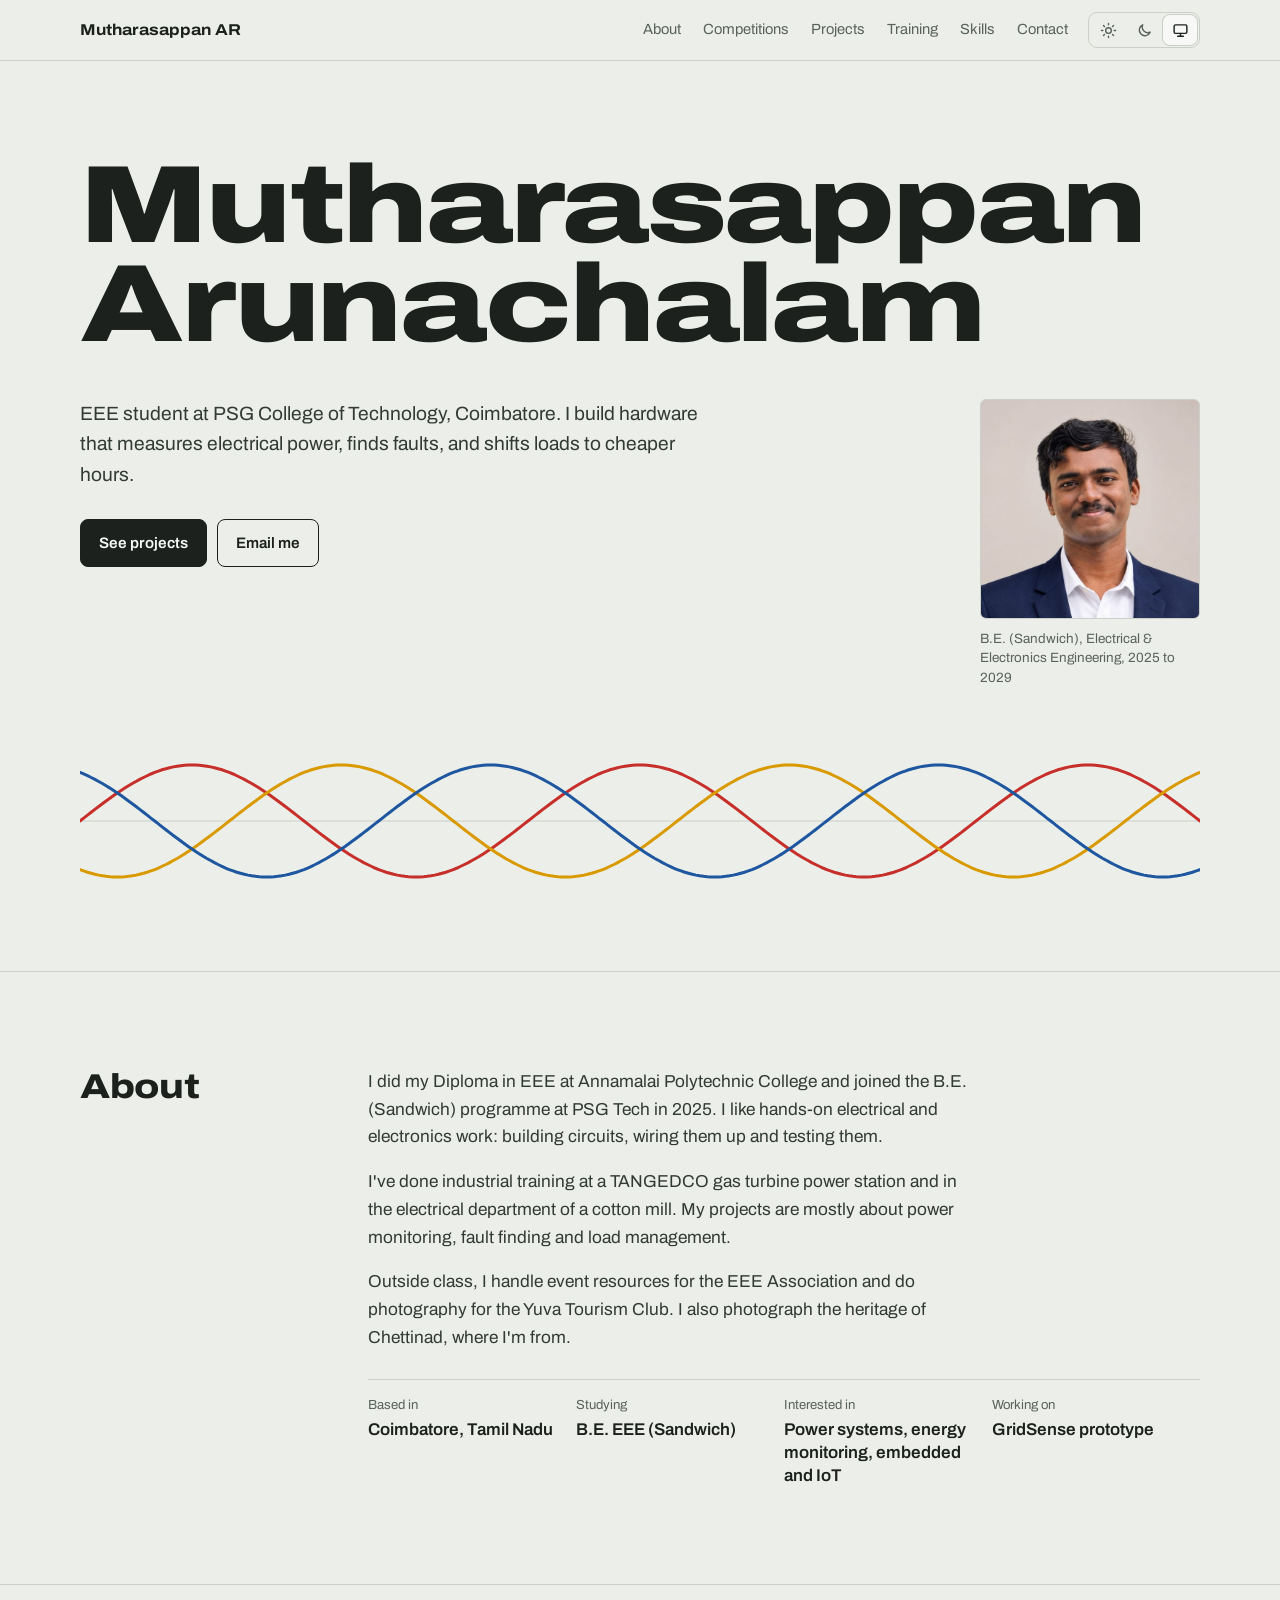
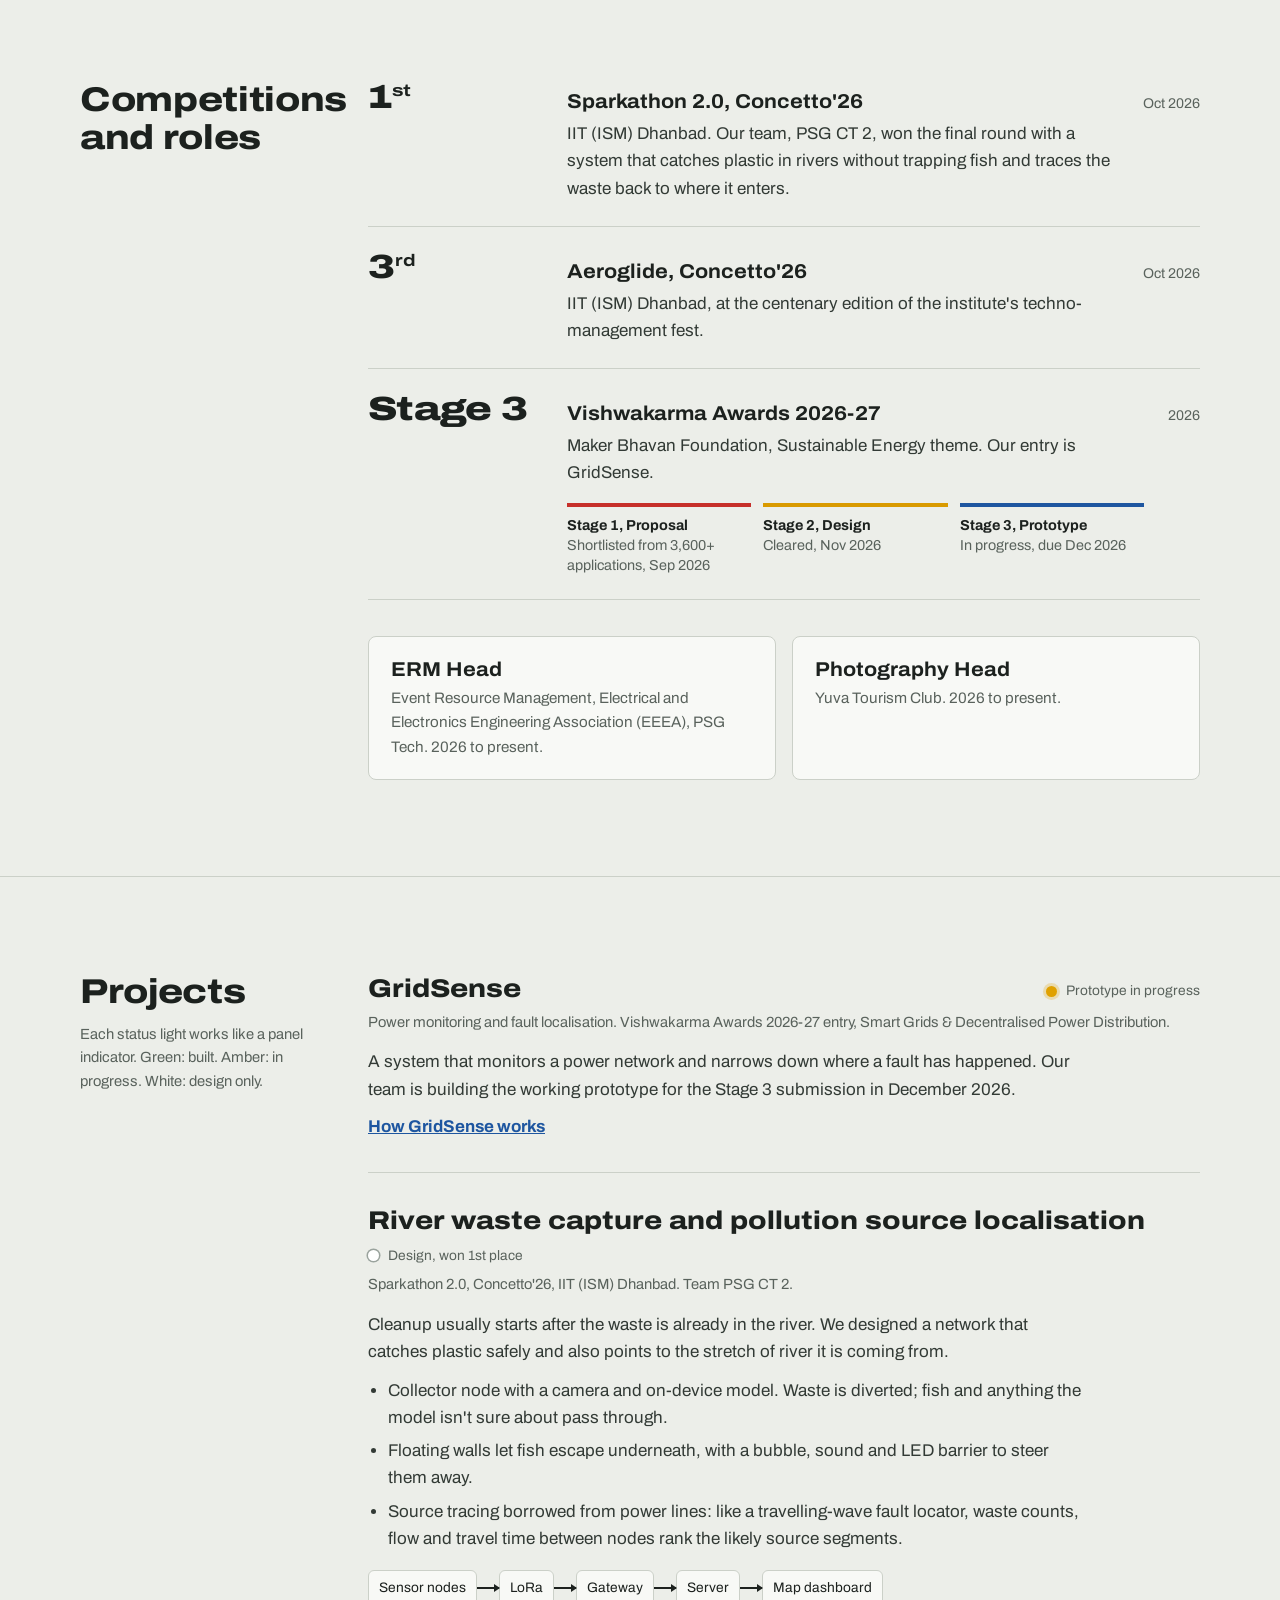
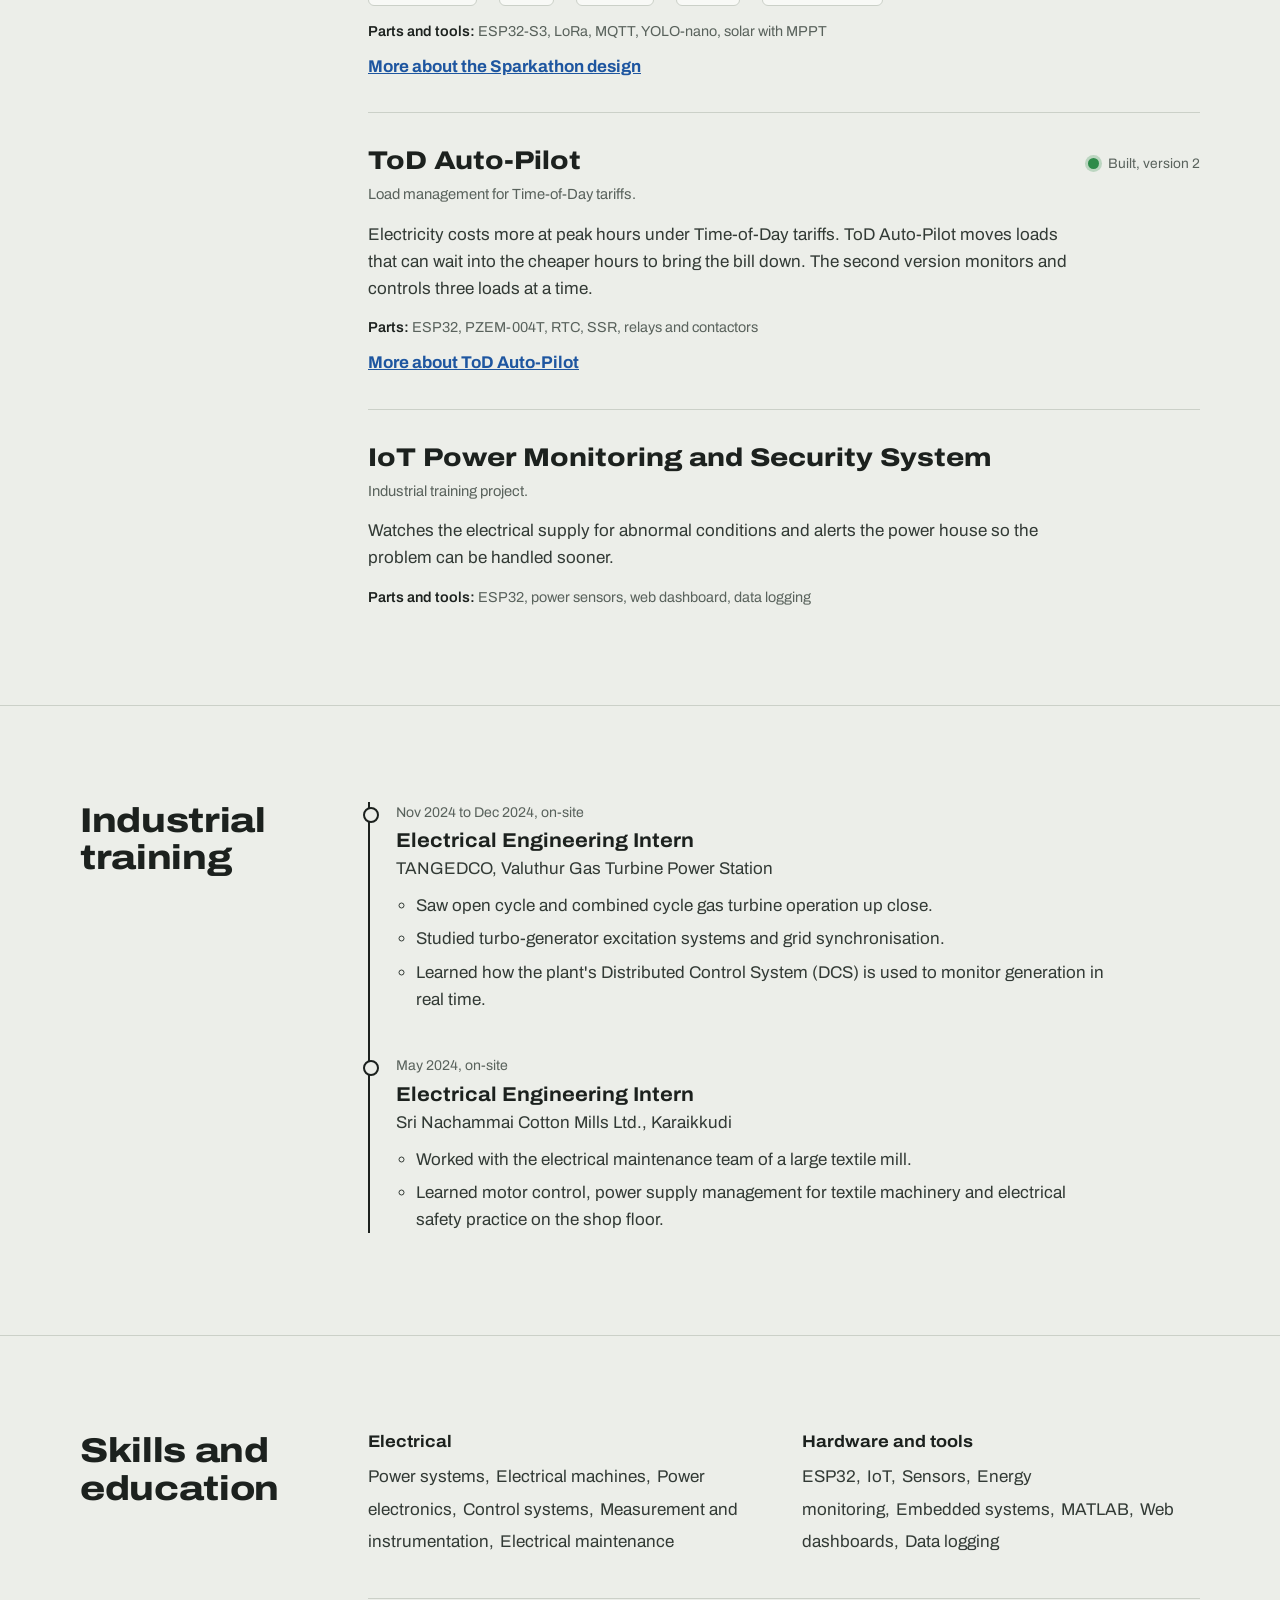
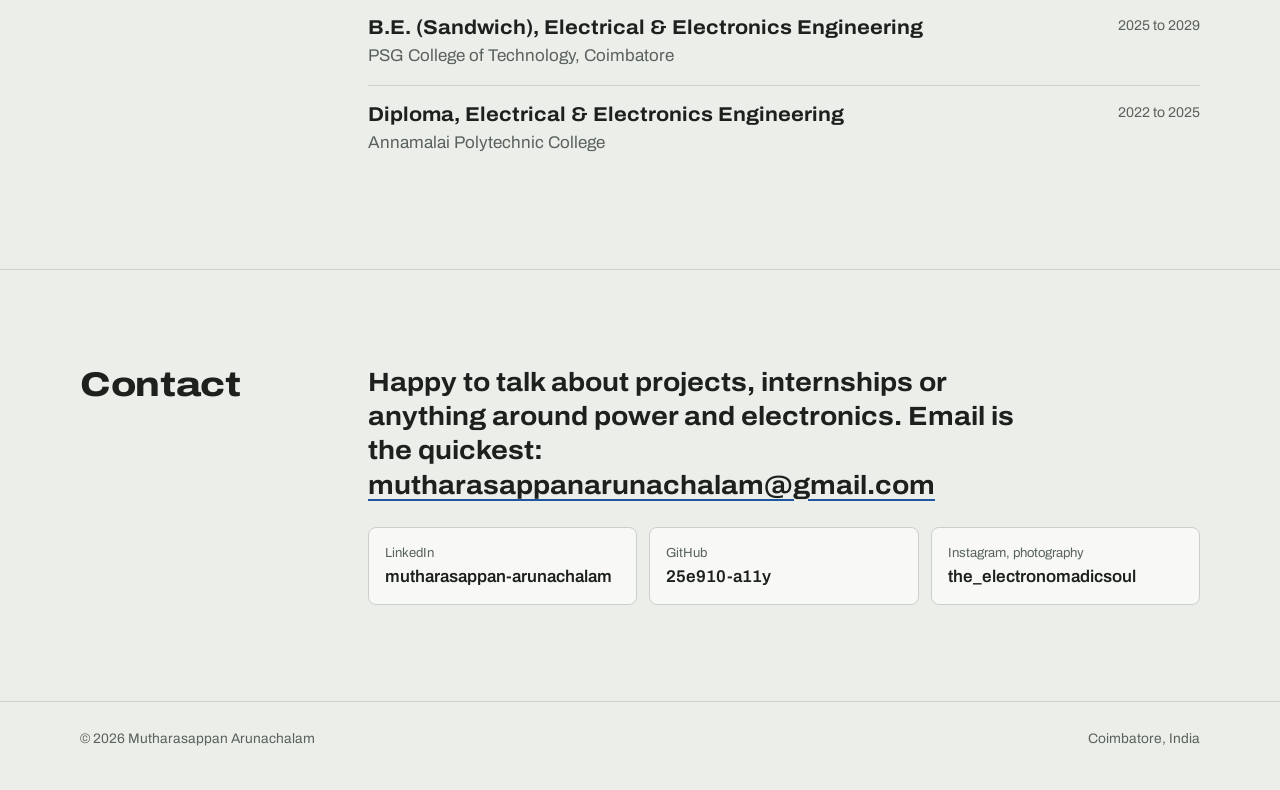
<file: index.html>
<!DOCTYPE html>
<html lang="en">
<head>
  <meta charset="UTF-8">
  <meta name="viewport" content="width=device-width, initial-scale=1.0">
  <title>Mutharasappan Arunachalam | Electrical Engineering Student, PSG Tech</title>
  <meta name="description" content="Mutharasappan Arunachalam is an Electrical and Electronics Engineering student at PSG College of Technology, Coimbatore. He builds power monitoring, fault finding and load management projects with ESP32 and IoT.">
  <meta name="author" content="Mutharasappan Arunachalam">
  <meta name="theme-color" content="#ECEEE9">
  <meta name="color-scheme" content="light dark">
  <script>
    // Apply a saved theme choice before the page paints. No choice saved = follow the device.
    (function(){try{var t=localStorage.getItem('theme');if(t==='light'||t==='dark'){document.documentElement.setAttribute('data-theme',t);}}catch(e){}})();
  </script>
  <link rel="canonical" href="https://25e910-a11y.github.io/mutharasappan.github.io/">

  <!-- Google Search Console: paste your verification tag on the next line -->

  <meta property="og:type" content="profile">
  <meta property="og:site_name" content="Mutharasappan Arunachalam">
  <meta property="og:title" content="Mutharasappan Arunachalam | Electrical Engineering Student, PSG Tech">
  <meta property="og:description" content="EEE student at PSG College of Technology. 1st at Sparkathon 2.0 (Concetto'26, IIT ISM Dhanbad). GridSense is in Stage 3 of the Vishwakarma Awards 2026-27.">
  <meta property="og:url" content="https://25e910-a11y.github.io/mutharasappan.github.io/">
  <meta property="og:image" content="https://25e910-a11y.github.io/mutharasappan.github.io/assets/og-card.jpg">
  <meta property="og:image:width" content="1200">
  <meta property="og:image:height" content="627">
  <meta property="og:image:alt" content="Mutharasappan Arunachalam, Electrical and Electronics Engineering student, PSG College of Technology">
  <meta property="profile:first_name" content="Mutharasappan">
  <meta property="profile:last_name" content="Arunachalam">
  <meta name="twitter:card" content="summary_large_image">
  <meta name="twitter:image" content="https://25e910-a11y.github.io/mutharasappan.github.io/assets/og-card.jpg">

  <script type="application/ld+json">
  {
    "@context": "https://schema.org",
    "@type": "ProfilePage",
    "url": "https://25e910-a11y.github.io/mutharasappan.github.io/",
    "dateModified": "2026-11-25",
    "mainEntity": {
      "@type": "Person",
      "@id": "https://25e910-a11y.github.io/mutharasappan.github.io/#person",
      "name": "Mutharasappan Arunachalam",
      "alternateName": ["Mutharasappan AR", "AR Mutharasappan"],
      "url": "https://25e910-a11y.github.io/mutharasappan.github.io/",
      "image": "https://25e910-a11y.github.io/mutharasappan.github.io/assets/photo.jpg",
      "description": "Electrical and Electronics Engineering student at PSG College of Technology, Coimbatore, working on power monitoring, fault finding and load management.",
      "email": "mailto:mutharasappanarunachalam@gmail.com",
      "address": {
        "@type": "PostalAddress",
        "addressLocality": "Coimbatore",
        "addressRegion": "Tamil Nadu",
        "addressCountry": "IN"
      },
      "affiliation": {
        "@type": "CollegeOrUniversity",
        "name": "PSG College of Technology",
        "url": "https://www.psgtech.edu"
      },
      "alumniOf": { "@type": "EducationalOrganization", "name": "Annamalai Polytechnic College" },
      "knowsAbout": [
        "Power systems",
        "Energy monitoring",
        "Fault localisation",
        "Load management",
        "Time-of-Day tariffs",
        "Internet of Things",
        "Embedded systems",
        "ESP32",
        "Electrical maintenance"
      ],
      "award": [
        "1st place, Sparkathon 2.0, Concetto'26, IIT (ISM) Dhanbad",
        "3rd place, Aeroglide, Concetto'26, IIT (ISM) Dhanbad",
        "Stage 3, Vishwakarma Awards 2026-27, Maker Bhavan Foundation"
      ],
      "sameAs": [
        "https://www.linkedin.com/in/mutharasappan-arunachalam/",
        "https://github.com/25e910-a11y",
        "https://www.instagram.com/the_electronomadicsoul/"
      ]
    }
  }
  </script>

  <link rel="icon" href="data:image/svg+xml,<svg xmlns='http://www.w3.org/2000/svg' viewBox='0 0 64 64'><rect width='64' height='64' rx='12' fill='%231C211E'/><path d='M8 32 Q17 12 26 32 T44 32 T62 32' fill='none' stroke='%23C62F2A' stroke-width='5' stroke-linecap='round'/><path d='M2 32 Q11 52 20 32 T38 32 T56 32' fill='none' stroke='%23E0A100' stroke-width='5' stroke-linecap='round'/></svg>">

  <link rel="preconnect" href="https://fonts.googleapis.com">
  <link rel="preconnect" href="https://fonts.gstatic.com" crossorigin>
  <link href="https://fonts.googleapis.com/css2?family=Archivo:wdth,wght@62..125,300..900&display=swap" rel="stylesheet">

  <style>
    /*
      Design notes
      - Palette from Indian switchgear: light panel grey, insulator white,
        and the R / Y / B phase colours. Phase colours appear only where they
        mean something: the waveform and the three competition stages.
      - Project status lamps follow panel indicator convention:
        green = built, amber = in progress, white = design only.
      - One typeface, Archivo: expanded width for display, normal width for text.
    */
    :root{
      --panel:#ECEEE9;
      --white:#F8F9F6;
      --ink:#1C211E;
      --text:#323a35;
      --muted:#59625C;
      --rule:#CBD0C8;
      --r:#C62F2A;
      --y:#D99A00;
      --b:#1E56A0;
      --lamp-green:#2E8B4A;
      --lamp-amber:#E0A100;
      --bar:rgba(236,238,233,.92);
      --solid-hover:#000;
      --y-text:#8a6200;
      --lamp-off-ring:#9aa39d;
      --max:1120px;
      --gutter:clamp(18px,4vw,40px);
      color-scheme:light;
    }
    /* Dark theme: the same panel idea at night. Used when chosen, or when the device is dark and no choice is saved. */
    :root[data-theme="dark"]{
      --panel:#131715; --white:#1C221F; --ink:#E8ECE6; --text:#C7CEC8; --muted:#97A19A; --rule:#2E3632;
      --r:#E5534B; --y:#E9B23A; --b:#5B93E0; --lamp-green:#3FAE62; --lamp-amber:#F0B429;
      --bar:rgba(19,23,21,.88); --solid-hover:#fff; --y-text:#E9B23A; --lamp-off-ring:#6C756F;
      color-scheme:dark;
    }
    @media (prefers-color-scheme:dark){
      :root:not([data-theme="light"]){
        --panel:#131715; --white:#1C221F; --ink:#E8ECE6; --text:#C7CEC8; --muted:#97A19A; --rule:#2E3632;
        --r:#E5534B; --y:#E9B23A; --b:#5B93E0; --lamp-green:#3FAE62; --lamp-amber:#F0B429;
        --bar:rgba(19,23,21,.88); --solid-hover:#fff; --y-text:#E9B23A; --lamp-off-ring:#6C756F;
        color-scheme:dark;
      }
    }
    *{box-sizing:border-box}
    html{scroll-behavior:smooth;scroll-padding-top:72px;-webkit-text-size-adjust:100%}
    body{margin:0;background:var(--panel);color:var(--ink);
      font-family:Archivo,"Helvetica Neue",Arial,sans-serif;font-size:17px;line-height:1.6;
      font-variation-settings:"wdth" 100}
    a{color:inherit}
    img{max-width:100%;display:block}
    :focus-visible{outline:2px solid var(--b);outline-offset:3px;border-radius:3px}
    .wrap{width:min(100% - 2*var(--gutter),var(--max));margin-inline:auto}
    .skip{position:absolute;left:-999px;top:8px;background:var(--ink);color:var(--white);padding:8px 12px;border-radius:6px;z-index:20}
    .skip:focus{left:12px}
    p{margin:0 0 1em}
    .muted{color:var(--muted)}

    /* Top bar */
    .bar{position:sticky;top:0;z-index:10;background:var(--bar);backdrop-filter:blur(10px);-webkit-backdrop-filter:blur(10px);border-bottom:1px solid var(--rule)}
    .bar .inner{height:60px;display:flex;align-items:center;justify-content:space-between;gap:24px}
    .bar .name{font-weight:700;font-variation-settings:"wdth" 112;text-decoration:none;white-space:nowrap;font-size:.98rem}
    .bar nav{display:flex;gap:22px;overflow-x:auto;scrollbar-width:none;font-size:.92rem}
    .bar nav::-webkit-scrollbar{display:none}
    .bar nav a{text-decoration:none;color:var(--muted);white-space:nowrap;padding:4px 0}
    .bar nav a:hover{color:var(--ink)}
    .bar .right{display:flex;align-items:center;gap:20px;min-width:0}
    .theme{display:flex;gap:2px;padding:2px;border:1px solid var(--rule);border-radius:9px;flex:none}
    .theme button{appearance:none;border:0;background:transparent;color:var(--muted);width:34px;height:30px;border-radius:7px;display:grid;place-items:center;cursor:pointer;padding:0}
    .theme button:hover{color:var(--ink)}
    .theme button[aria-pressed="true"]{background:var(--white);color:var(--ink);box-shadow:0 0 0 1px var(--rule)}
    .theme svg{width:17px;height:17px}

    /* Hero */
    .hero{padding:clamp(48px,8vw,96px) 0 clamp(48px,7vw,80px)}
    .hero-grid{display:grid;grid-template-columns:minmax(0,1fr) 220px;gap:clamp(28px,5vw,64px);align-items:start;margin-top:clamp(28px,4vw,44px)}
    /* Sized so "Mutharasappan" (about 9.7em wide at full expanded width) always fits the column */
    h1{margin:0;font-weight:850;font-variation-settings:"wdth" 125;
      font-size:clamp(1.6rem,calc((min(100vw,1200px) - 2*var(--gutter)) / 10.2),7rem);line-height:.9;letter-spacing:-.02em}
    h1 span{display:block}
    .project h3 a{color:inherit;text-decoration:none}
    .project h3 a:hover{text-decoration:underline}
    .read-more{margin:10px 0 0;font-weight:700}
    .read-more a{color:var(--b)}
    .intro{margin:0;max-width:34em;font-size:clamp(1.05rem,1.6vw,1.2rem);color:var(--text)}
    .actions{display:flex;flex-wrap:wrap;gap:10px;margin-top:28px}
    .btn{display:inline-block;padding:11px 18px;border-radius:8px;border:1.5px solid var(--ink);text-decoration:none;font-weight:600;font-size:.95rem;transition:background .15s,color .15s}
    .btn.solid{background:var(--ink);color:var(--white)}
    .btn.solid:hover{background:var(--solid-hover)}
    .btn.line:hover{background:var(--ink);color:var(--white)}
    .portrait{margin:0}
    .portrait img{width:100%;height:auto;aspect-ratio:1/1;object-fit:cover;border-radius:6px;border:1px solid var(--rule);background:var(--white)}
    .portrait figcaption{margin-top:10px;font-size:.84rem;color:var(--muted);line-height:1.45}

    /* The waveform: the one bold element on the page */
    .wave{margin-top:clamp(40px,6vw,64px)}
    .wave svg{display:block;width:100%;height:clamp(90px,13vw,140px)}
    .wave path{fill:none;stroke-width:3;stroke-linecap:round;vector-effect:non-scaling-stroke}
    .wave line{stroke:var(--rule);stroke-width:1;vector-effect:non-scaling-stroke}
    .wave .r{stroke:var(--r)} .wave .y{stroke:var(--y)} .wave .b{stroke:var(--b)}
    @media (prefers-reduced-motion:no-preference){
      .wave svg{animation:reveal 1.6s cubic-bezier(.45,0,.2,1) .2s both}
      @keyframes reveal{from{clip-path:inset(0 100% 0 0)}to{clip-path:inset(0 0 0 0)}}
    }

    /* Sections */
    section{padding:clamp(56px,8vw,96px) 0;border-top:1px solid var(--rule)}
    .sec-head{display:grid;grid-template-columns:240px minmax(0,1fr);gap:clamp(20px,4vw,48px)}
    h2{margin:0;font-weight:800;font-variation-settings:"wdth" 118;font-size:clamp(1.6rem,2.8vw,2.15rem);line-height:1.1;letter-spacing:-.01em}
    h3{margin:0;font-weight:700;font-variation-settings:"wdth" 108;font-size:1.25rem;line-height:1.25}
    .sec-note{margin-top:12px;font-size:.92rem;color:var(--muted);max-width:20em}
    .sec-body{min-width:0}

    /* About */
    .about-text{max-width:36em}
    .about-text p{font-size:1.08rem;color:var(--text)}
    .facts{margin:28px 0 0;display:grid;grid-template-columns:repeat(4,minmax(0,1fr));border-top:1px solid var(--rule)}
    .facts div{padding:14px 16px 0 0}
    .facts dt{font-size:.82rem;color:var(--muted)}
    .facts dd{margin:4px 0 0;font-weight:600;line-height:1.35}

    /* Competitions */
    .wins{list-style:none;margin:0;padding:0}
    .win{display:grid;grid-template-columns:175px minmax(0,1fr) auto;gap:24px;padding:24px 0;border-bottom:1px solid var(--rule);align-items:baseline}
    .win:first-child{padding-top:0}
    .rank{font-weight:850;font-variation-settings:"wdth" 125;font-size:2.1rem;line-height:1;letter-spacing:-.02em;white-space:nowrap}
    .rank sup{font-size:.5em;font-weight:700;vertical-align:.7em;margin-left:1px}
    .win p{margin:6px 0 0;color:var(--text);max-width:40em}
    .when{font-size:.88rem;color:var(--muted);white-space:nowrap;font-variant-numeric:tabular-nums}

    .stages{list-style:none;margin:16px 0 0;padding:0;display:grid;grid-template-columns:repeat(3,minmax(0,1fr));gap:12px;max-width:640px}
    .stages li{border-top:4px solid var(--c);padding-top:8px;font-size:.9rem;line-height:1.4}
    .stages li:nth-child(1){--c:var(--r)} .stages li:nth-child(2){--c:var(--y)} .stages li:nth-child(3){--c:var(--b)}
    .stages b{display:block;font-weight:700}
    .stages span{color:var(--muted)}

    .roles{display:grid;grid-template-columns:repeat(2,minmax(0,1fr));gap:16px;margin-top:36px}
    .role{background:var(--white);border:1px solid var(--rule);border-radius:8px;padding:20px 22px}
    .role p{margin:4px 0 0;color:var(--muted);font-size:.95rem}

    /* Projects */
    .project{padding:32px 0;border-bottom:1px solid var(--rule)}
    .project:first-child{padding-top:0}
    .project:last-child{border-bottom:0;padding-bottom:0}
    .project-head{display:flex;flex-wrap:wrap;align-items:baseline;justify-content:space-between;gap:8px 20px}
    .project h3{font-size:clamp(1.3rem,2.2vw,1.6rem);font-variation-settings:"wdth" 115;font-weight:800}
    .lamp{display:inline-flex;align-items:center;gap:9px;font-size:.86rem;color:var(--muted);white-space:nowrap}
    .lamp::before{content:"";width:11px;height:11px;border-radius:50%;background:var(--l);box-shadow:0 0 0 3px color-mix(in srgb,var(--l) 25%,transparent)}
    .lamp.built{--l:var(--lamp-green)}
    .lamp.progress{--l:var(--lamp-amber)}
    .lamp.design{--l:#fff}
    .lamp.design::before{box-shadow:0 0 0 1.5px var(--lamp-off-ring)}
    .context{margin:6px 0 0;font-size:.92rem;color:var(--muted)}
    .project .desc{margin:14px 0 0;max-width:42em;color:var(--text)}
    .project ul{margin:12px 0 0;padding-left:20px;max-width:42em;color:var(--text)}
    .project li{margin-bottom:6px}
    .parts{margin:14px 0 0;font-size:.9rem;color:var(--muted)}
    .parts b{color:var(--ink);font-weight:600}

    .flow{display:flex;flex-wrap:wrap;align-items:center;row-gap:8px;margin:18px 0 4px;font-size:.86rem}
    .flow span{background:var(--white);border:1px solid var(--rule);border-radius:6px;padding:6px 10px;white-space:nowrap}
    .flow i{width:22px;height:1.5px;background:var(--ink);position:relative;flex:none}
    .flow i::after{content:"";position:absolute;right:-1px;top:-3.5px;border:4px solid transparent;border-left:6px solid var(--ink);border-right:0}

    /* Training timeline */
    .timeline{list-style:none;margin:0;padding:0;border-left:2px solid var(--ink)}
    .timeline > li{position:relative;padding:0 0 36px 26px}
    .timeline > li:last-child{padding-bottom:0}
    .timeline > li::before{content:"";position:absolute;left:-7px;top:5px;width:12px;height:12px;border-radius:50%;background:var(--panel);border:2px solid var(--ink)}
    .timeline .org{margin:2px 0 0;color:var(--text)}
    .timeline ul{margin:10px 0 0;padding-left:20px;color:var(--text);max-width:42em}
    .timeline ul li{margin-bottom:6px}
    .timeline .when{display:block;margin-bottom:4px}

    /* Skills and education */
    .cols{display:grid;grid-template-columns:repeat(2,minmax(0,1fr));gap:36px}
    .cols h3{font-size:1.05rem;margin-bottom:8px}
    .list-inline{margin:0;padding:0;list-style:none;line-height:1.9;color:var(--text)}
    .list-inline li{display:inline}
    .list-inline li:not(:last-child)::after{content:",";margin-right:.35em}
    .edu{list-style:none;margin:40px 0 0;padding:0}
    .edu li{display:grid;grid-template-columns:minmax(0,1fr) auto;gap:20px;padding:16px 0;border-top:1px solid var(--rule)}
    .edu p{margin:2px 0 0;color:var(--muted)}

    /* Contact */
    .contact-lead{font-size:clamp(1.25rem,2.4vw,1.65rem);font-weight:700;font-variation-settings:"wdth" 108;line-height:1.3;margin:0 0 24px;max-width:26em}
    .contact-lead a{text-decoration-thickness:2px;text-underline-offset:5px;text-decoration-color:var(--b);overflow-wrap:anywhere}
    .links{list-style:none;margin:0;padding:0;display:grid;grid-template-columns:repeat(3,minmax(0,1fr));gap:12px}
    .links a{display:block;padding:14px 16px;border:1px solid var(--rule);background:var(--white);border-radius:8px;text-decoration:none}
    .links a:hover{border-color:var(--ink)}
    .links small{display:block;color:var(--muted);font-size:.82rem}
    .links b{font-weight:600;overflow-wrap:anywhere}

    footer{border-top:1px solid var(--rule);padding:26px 0 40px;font-size:.86rem;color:var(--muted)}
    footer .wrap{display:flex;justify-content:space-between;flex-wrap:wrap;gap:12px}

    @media (max-width:900px){
      .hero-grid{grid-template-columns:1fr}
      .portrait{display:grid;grid-template-columns:96px 1fr;gap:16px;align-items:center}
      .portrait figcaption{margin:0}
      .sec-head{grid-template-columns:1fr;gap:22px}
      .sec-note{max-width:none}
      .facts{grid-template-columns:repeat(2,minmax(0,1fr))}
      .win{grid-template-columns:1fr;gap:8px}
      .win .when{grid-column:auto}
      .rank{font-size:1.6rem}
      .roles,.cols,.links{grid-template-columns:1fr}
    }
    @media (max-width:520px){
      body{font-size:16px}
      .bar .name{font-size:.9rem}
      .bar .right{gap:12px}
      .theme button{width:36px;height:34px}
      .stages{grid-template-columns:1fr}
      .edu li{grid-template-columns:1fr;gap:4px}
    }
  </style>
</head>
<body>
<a class="skip" href="#main">Skip to content</a>

<header class="bar">
  <div class="wrap inner">
    <a class="name" href="#top">Mutharasappan AR</a>
    <div class="right">
      <nav aria-label="Sections">
        <a href="#about">About</a>
        <a href="#competitions">Competitions</a>
        <a href="#projects">Projects</a>
        <a href="#training">Training</a>
        <a href="#skills">Skills</a>
        <a href="#contact">Contact</a>
      </nav>
      <div class="theme" role="group" aria-label="Colour theme">
        <button type="button" data-mode="light" aria-label="Light theme" aria-pressed="false" title="Light">
          <svg viewBox="0 0 24 24" fill="none" stroke="currentColor" stroke-width="2" stroke-linecap="round" aria-hidden="true"><circle cx="12" cy="12" r="4"/><path d="M12 2v2M12 20v2M4.9 4.9l1.4 1.4M17.7 17.7l1.4 1.4M2 12h2M20 12h2M4.9 19.1l1.4-1.4M17.7 6.3l1.4-1.4"/></svg>
        </button>
        <button type="button" data-mode="dark" aria-label="Dark theme" aria-pressed="false" title="Dark">
          <svg viewBox="0 0 24 24" fill="none" stroke="currentColor" stroke-width="2" stroke-linecap="round" stroke-linejoin="round" aria-hidden="true"><path d="M20 14.5A8 8 0 0 1 9.5 4 8 8 0 1 0 20 14.5z"/></svg>
        </button>
        <button type="button" data-mode="system" aria-label="Match my device" aria-pressed="false" title="Match my device">
          <svg viewBox="0 0 24 24" fill="none" stroke="currentColor" stroke-width="2" stroke-linecap="round" stroke-linejoin="round" aria-hidden="true"><rect x="3" y="4" width="18" height="12" rx="2"/><path d="M8 20h8M12 16v4"/></svg>
        </button>
      </div>
    </div>
  </div>
</header>

<main id="main">
  <div class="hero wrap" id="top">
    <h1><span>Mutharasappan</span> <span>Arunachalam</span></h1>
    <div class="hero-grid">
      <div>
        <p class="intro">EEE student at PSG College of Technology, Coimbatore. I build hardware that measures electrical power, finds faults, and shifts loads to cheaper hours.</p>
        <div class="actions">
          <a class="btn solid" href="#projects">See projects</a>
          <a class="btn line" href="mailto:mutharasappanarunachalam@gmail.com">Email me</a>
        </div>
      </div>
      <figure class="portrait">
        <img src="assets/photo.jpg" alt="Mutharasappan Arunachalam" width="600" height="600">
        <figcaption>B.E. (Sandwich), Electrical &amp; Electronics Engineering, 2025 to 2029</figcaption>
      </figure>
    </div>

    <div class="wave" aria-hidden="true">
      <svg id="wave" viewBox="0 0 1000 120" preserveAspectRatio="none">
        <line x1="0" y1="60" x2="1000" y2="60"></line>
        <path class="r"></path>
        <path class="y"></path>
        <path class="b"></path>
      </svg>
    </div>
  </div>

  <section id="about">
    <div class="wrap sec-head">
      <h2>About</h2>
      <div class="sec-body">
        <div class="about-text">
          <p>I did my Diploma in EEE at Annamalai Polytechnic College and joined the B.E. (Sandwich) programme at PSG Tech in 2025. I like hands-on electrical and electronics work: building circuits, wiring them up and testing them.</p>
          <p>I've done industrial training at a TANGEDCO gas turbine power station and in the electrical department of a cotton mill. My projects are mostly about power monitoring, fault finding and load management.</p>
          <p>Outside class, I handle event resources for the EEE Association and do photography for the Yuva Tourism Club. I also photograph the heritage of Chettinad, where I'm from.</p>
        </div>
        <dl class="facts">
          <div><dt>Based in</dt><dd>Coimbatore, Tamil Nadu</dd></div>
          <div><dt>Studying</dt><dd>B.E. EEE (Sandwich)</dd></div>
          <div><dt>Interested in</dt><dd>Power systems, energy monitoring, embedded and IoT</dd></div>
          <div><dt>Working on</dt><dd>GridSense prototype</dd></div>
        </dl>
      </div>
    </div>
  </section>

  <section id="competitions">
    <div class="wrap sec-head">
      <h2>Competitions and roles</h2>
      <div class="sec-body">
        <ol class="wins">
          <li class="win">
            <div class="rank">1<sup>st</sup></div>
            <div>
              <h3>Sparkathon 2.0, Concetto'26</h3>
              <p>IIT (ISM) Dhanbad. Our team, PSG CT 2, won the final round with a system that catches plastic in rivers without trapping fish and traces the waste back to where it enters.</p>
            </div>
            <div class="when">Oct 2026</div>
          </li>
          <li class="win">
            <div class="rank">3<sup>rd</sup></div>
            <div>
              <h3>Aeroglide, Concetto'26</h3>
              <p>IIT (ISM) Dhanbad, at the centenary edition of the institute's techno-management fest.</p>
            </div>
            <div class="when">Oct 2026</div>
          </li>
          <li class="win">
            <div class="rank">Stage 3</div>
            <div>
              <h3>Vishwakarma Awards 2026-27</h3>
              <p>Maker Bhavan Foundation, Sustainable Energy theme. Our entry is GridSense.</p>
              <ol class="stages" aria-label="Progress through the stages">
                <li><b>Stage 1, Proposal</b><span>Shortlisted from 3,600+ applications, Sep 2026</span></li>
                <li><b>Stage 2, Design</b><span>Cleared, Nov 2026</span></li>
                <li><b>Stage 3, Prototype</b><span>In progress, due Dec 2026</span></li>
              </ol>
            </div>
            <div class="when">2026</div>
          </li>
        </ol>

        <div class="roles">
          <div class="role">
            <h3>ERM Head</h3>
            <p>Event Resource Management, Electrical and Electronics Engineering Association (EEEA), PSG Tech. 2026 to present.</p>
          </div>
          <div class="role">
            <h3>Photography Head</h3>
            <p>Yuva Tourism Club. 2026 to present.</p>
          </div>
        </div>
      </div>
    </div>
  </section>

  <section id="projects">
    <div class="wrap sec-head">
      <div>
        <h2>Projects</h2>
        <p class="sec-note">Each status light works like a panel indicator. Green: built. Amber: in progress. White: design only.</p>
      </div>
      <div class="sec-body">
        <article class="project">
          <div class="project-head">
            <h3><a href="projects/gridsense/">GridSense</a></h3>
            <span class="lamp progress">Prototype in progress</span>
          </div>
          <p class="context">Power monitoring and fault localisation. Vishwakarma Awards 2026-27 entry, Smart Grids &amp; Decentralised Power Distribution.</p>
          <p class="desc">A system that monitors a power network and narrows down where a fault has happened. Our team is building the working prototype for the Stage 3 submission in December 2026.</p>
          <p class="read-more"><a href="projects/gridsense/">How GridSense works</a></p>
        </article>

        <article class="project">
          <div class="project-head">
            <h3><a href="projects/river-waste-sparkathon/">River waste capture and pollution source localisation</a></h3>
            <span class="lamp design">Design, won 1st place</span>
          </div>
          <p class="context">Sparkathon 2.0, Concetto'26, IIT (ISM) Dhanbad. Team PSG CT 2.</p>
          <p class="desc">Cleanup usually starts after the waste is already in the river. We designed a network that catches plastic safely and also points to the stretch of river it is coming from.</p>
          <ul>
            <li>Collector node with a camera and on-device model. Waste is diverted; fish and anything the model isn't sure about pass through.</li>
            <li>Floating walls let fish escape underneath, with a bubble, sound and LED barrier to steer them away.</li>
            <li>Source tracing borrowed from power lines: like a travelling-wave fault locator, waste counts, flow and travel time between nodes rank the likely source segments.</li>
          </ul>
          <div class="flow" role="img" aria-label="Data path: sensor nodes, LoRa, gateway, server, map dashboard">
            <span>Sensor nodes</span><i></i><span>LoRa</span><i></i><span>Gateway</span><i></i><span>Server</span><i></i><span>Map dashboard</span>
          </div>
          <p class="parts"><b>Parts and tools:</b> ESP32-S3, LoRa, MQTT, YOLO-nano, solar with MPPT</p>
          <p class="read-more"><a href="projects/river-waste-sparkathon/">More about the Sparkathon design</a></p>
        </article>

        <article class="project">
          <div class="project-head">
            <h3><a href="projects/tod-auto-pilot/">ToD Auto-Pilot</a></h3>
            <span class="lamp built">Built, version 2</span>
          </div>
          <p class="context">Load management for Time-of-Day tariffs.</p>
          <p class="desc">Electricity costs more at peak hours under Time-of-Day tariffs. ToD Auto-Pilot moves loads that can wait into the cheaper hours to bring the bill down. The second version monitors and controls three loads at a time.</p>
          <p class="parts"><b>Parts:</b> ESP32, PZEM-004T, RTC, SSR, relays and contactors</p>
          <p class="read-more"><a href="projects/tod-auto-pilot/">More about ToD Auto-Pilot</a></p>
        </article>

        <article class="project">
          <div class="project-head">
            <h3>IoT Power Monitoring and Security System</h3>
          </div>
          <p class="context">Industrial training project.</p>
          <p class="desc">Watches the electrical supply for abnormal conditions and alerts the power house so the problem can be handled sooner.</p>
          <p class="parts"><b>Parts and tools:</b> ESP32, power sensors, web dashboard, data logging</p>
        </article>
      </div>
    </div>
  </section>

  <section id="training">
    <div class="wrap sec-head">
      <h2>Industrial training</h2>
      <div class="sec-body">
        <ol class="timeline">
          <li>
            <span class="when">Nov 2024 to Dec 2024, on-site</span>
            <h3>Electrical Engineering Intern</h3>
            <p class="org">TANGEDCO, Valuthur Gas Turbine Power Station</p>
            <ul>
              <li>Saw open cycle and combined cycle gas turbine operation up close.</li>
              <li>Studied turbo-generator excitation systems and grid synchronisation.</li>
              <li>Learned how the plant's Distributed Control System (DCS) is used to monitor generation in real time.</li>
            </ul>
          </li>
          <li>
            <span class="when">May 2024, on-site</span>
            <h3>Electrical Engineering Intern</h3>
            <p class="org">Sri Nachammai Cotton Mills Ltd., Karaikkudi</p>
            <ul>
              <li>Worked with the electrical maintenance team of a large textile mill.</li>
              <li>Learned motor control, power supply management for textile machinery and electrical safety practice on the shop floor.</li>
            </ul>
          </li>
        </ol>
      </div>
    </div>
  </section>

  <section id="skills">
    <div class="wrap sec-head">
      <h2>Skills and education</h2>
      <div class="sec-body">
        <div class="cols">
          <div>
            <h3>Electrical</h3>
            <ul class="list-inline">
              <li>Power systems</li><li>Electrical machines</li><li>Power electronics</li><li>Control systems</li><li>Measurement and instrumentation</li><li>Electrical maintenance</li>
            </ul>
          </div>
          <div>
            <h3>Hardware and tools</h3>
            <ul class="list-inline">
              <li>ESP32</li><li>IoT</li><li>Sensors</li><li>Energy monitoring</li><li>Embedded systems</li><li>MATLAB</li><li>Web dashboards</li><li>Data logging</li>
            </ul>
          </div>
        </div>
        <ul class="edu" id="education">
          <li>
            <div><h3>B.E. (Sandwich), Electrical &amp; Electronics Engineering</h3><p>PSG College of Technology, Coimbatore</p></div>
            <span class="when">2025 to 2029</span>
          </li>
          <li>
            <div><h3>Diploma, Electrical &amp; Electronics Engineering</h3><p>Annamalai Polytechnic College</p></div>
            <span class="when">2022 to 2025</span>
          </li>
        </ul>
      </div>
    </div>
  </section>

  <section id="contact">
    <div class="wrap sec-head">
      <h2>Contact</h2>
      <div class="sec-body">
        <p class="contact-lead">Happy to talk about projects, internships or anything around power and electronics. Email is the quickest: <a href="mailto:mutharasappanarunachalam@gmail.com">mutharasappanarunachalam@gmail.com</a></p>
        <ul class="links">
          <li><a href="https://www.linkedin.com/in/mutharasappan-arunachalam/" target="_blank" rel="noopener"><small>LinkedIn</small><b>mutharasappan-arunachalam</b></a></li>
          <li><a href="https://github.com/25e910-a11y" target="_blank" rel="noopener"><small>GitHub</small><b>25e910-a11y</b></a></li>
          <li><a href="https://www.instagram.com/the_electronomadicsoul/" target="_blank" rel="noopener"><small>Instagram, photography</small><b>the_electronomadicsoul</b></a></li>
        </ul>
      </div>
    </div>
  </section>
</main>

<footer>
  <div class="wrap">
    <span>© 2026 Mutharasappan Arunachalam</span>
    <span>Coimbatore, India</span>
  </div>
</footer>

<script>
  // Draws three sine waves 120 degrees apart (R, Y, B) across the hero.
  (function(){
    var svg=document.getElementById('wave'); if(!svg) return;
    var W=1000, mid=60, amp=48, cycles=2.5, steps=300;
    var shifts=[0,-2*Math.PI/3,2*Math.PI/3];
    svg.querySelectorAll('path').forEach(function(p,i){
      var d='';
      for(var s=0;s<=steps;s++){
        var x=s/steps*W, y=mid-amp*Math.sin(x/W*cycles*2*Math.PI+shifts[i]);
        d+=(s?'L':'M')+x.toFixed(1)+' '+y.toFixed(1);
      }
      p.setAttribute('d',d);
    });
  })();
</script>
<script>
  // Theme switch: light, dark, or match the device (default).
  (function(){
    var root=document.documentElement, meta=document.querySelector('meta[name="theme-color"]');
    var media=window.matchMedia('(prefers-color-scheme: dark)');
    var buttons=document.querySelectorAll('.theme button');
    function saved(){try{return localStorage.getItem('theme')||'system';}catch(e){return 'system';}}
    function paint(){
      var mode=saved();
      var dark=mode==='dark'||(mode==='system'&&media.matches);
      if(meta) meta.setAttribute('content',dark?'#131715':'#ECEEE9');
      buttons.forEach(function(b){b.setAttribute('aria-pressed',String(b.dataset.mode===mode));});
    }
    function set(mode){
      try{ if(mode==='system'){localStorage.removeItem('theme');} else {localStorage.setItem('theme',mode);} }catch(e){}
      if(mode==='system'){root.removeAttribute('data-theme');} else {root.setAttribute('data-theme',mode);}
      paint();
    }
    buttons.forEach(function(b){b.addEventListener('click',function(){set(b.dataset.mode);});});
    if(media.addEventListener){media.addEventListener('change',paint);}
    paint();
  })();
</script>
</body>
</html>
</file>
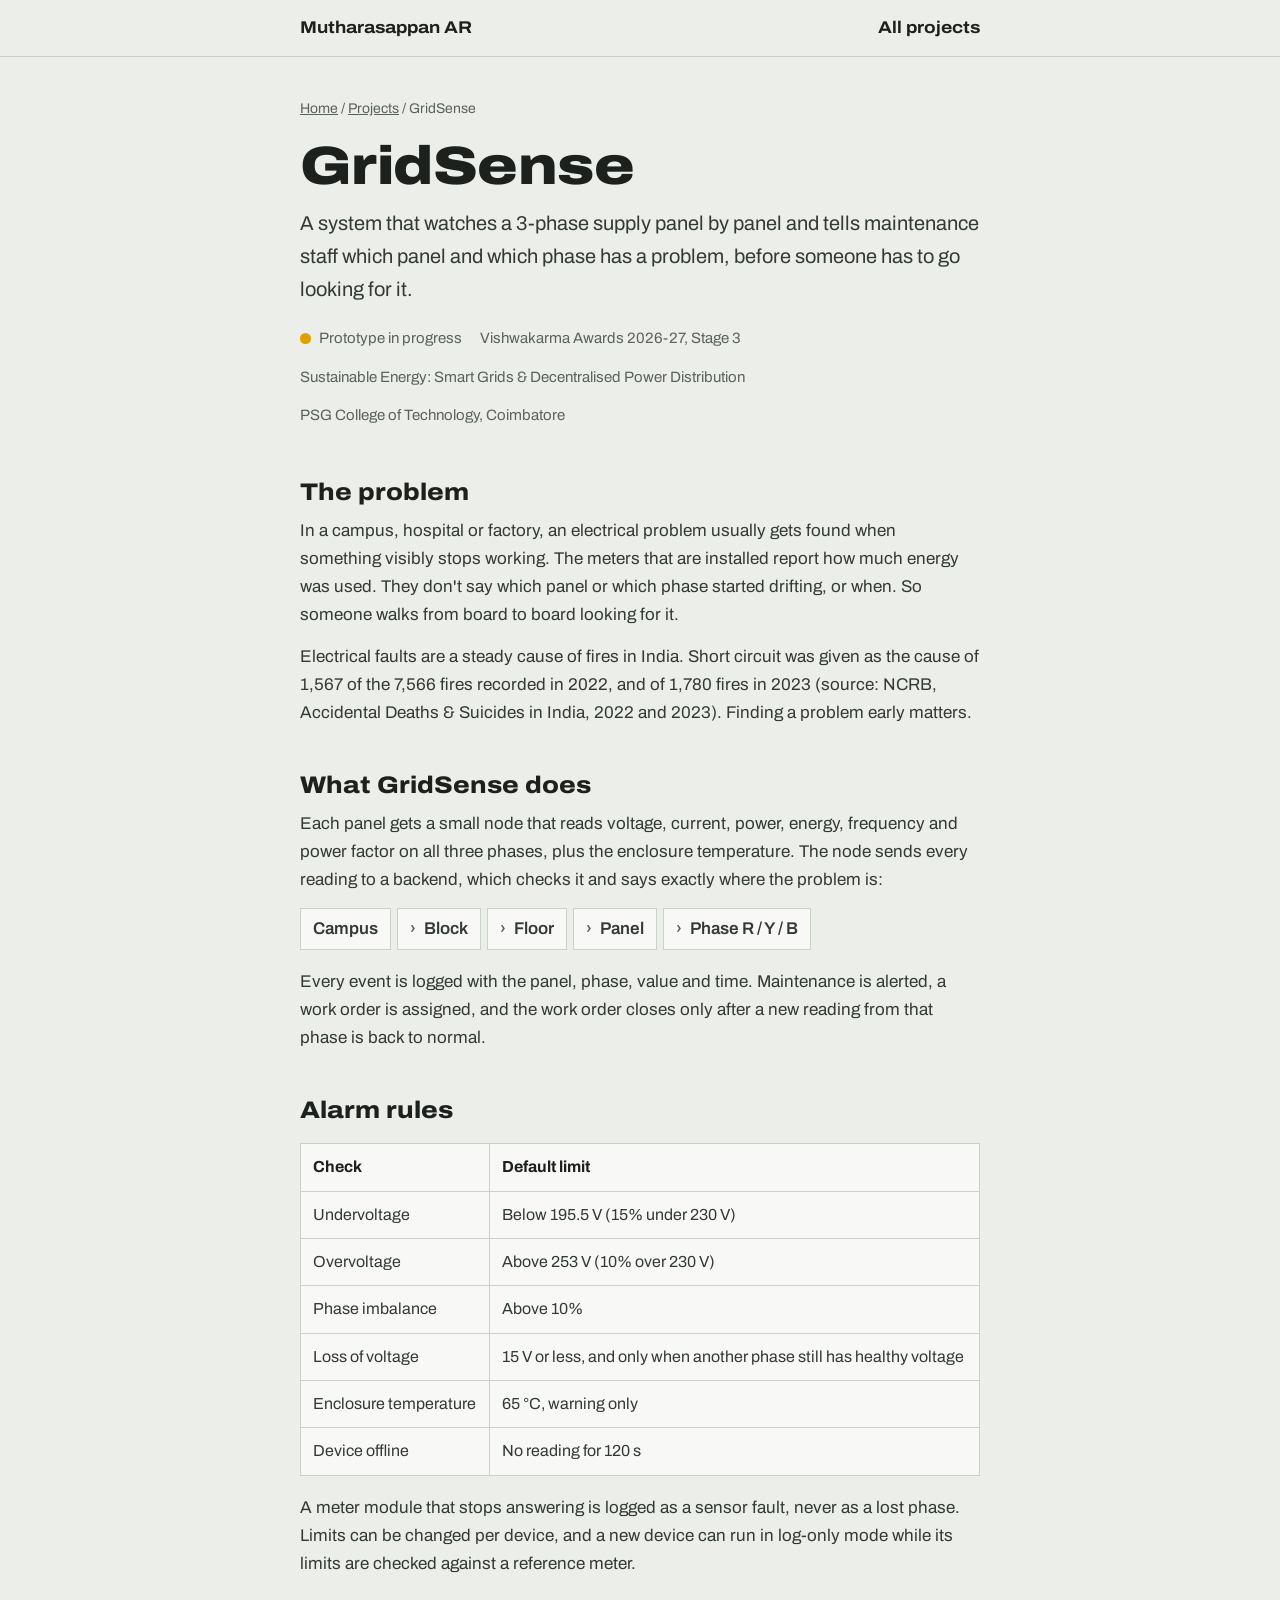
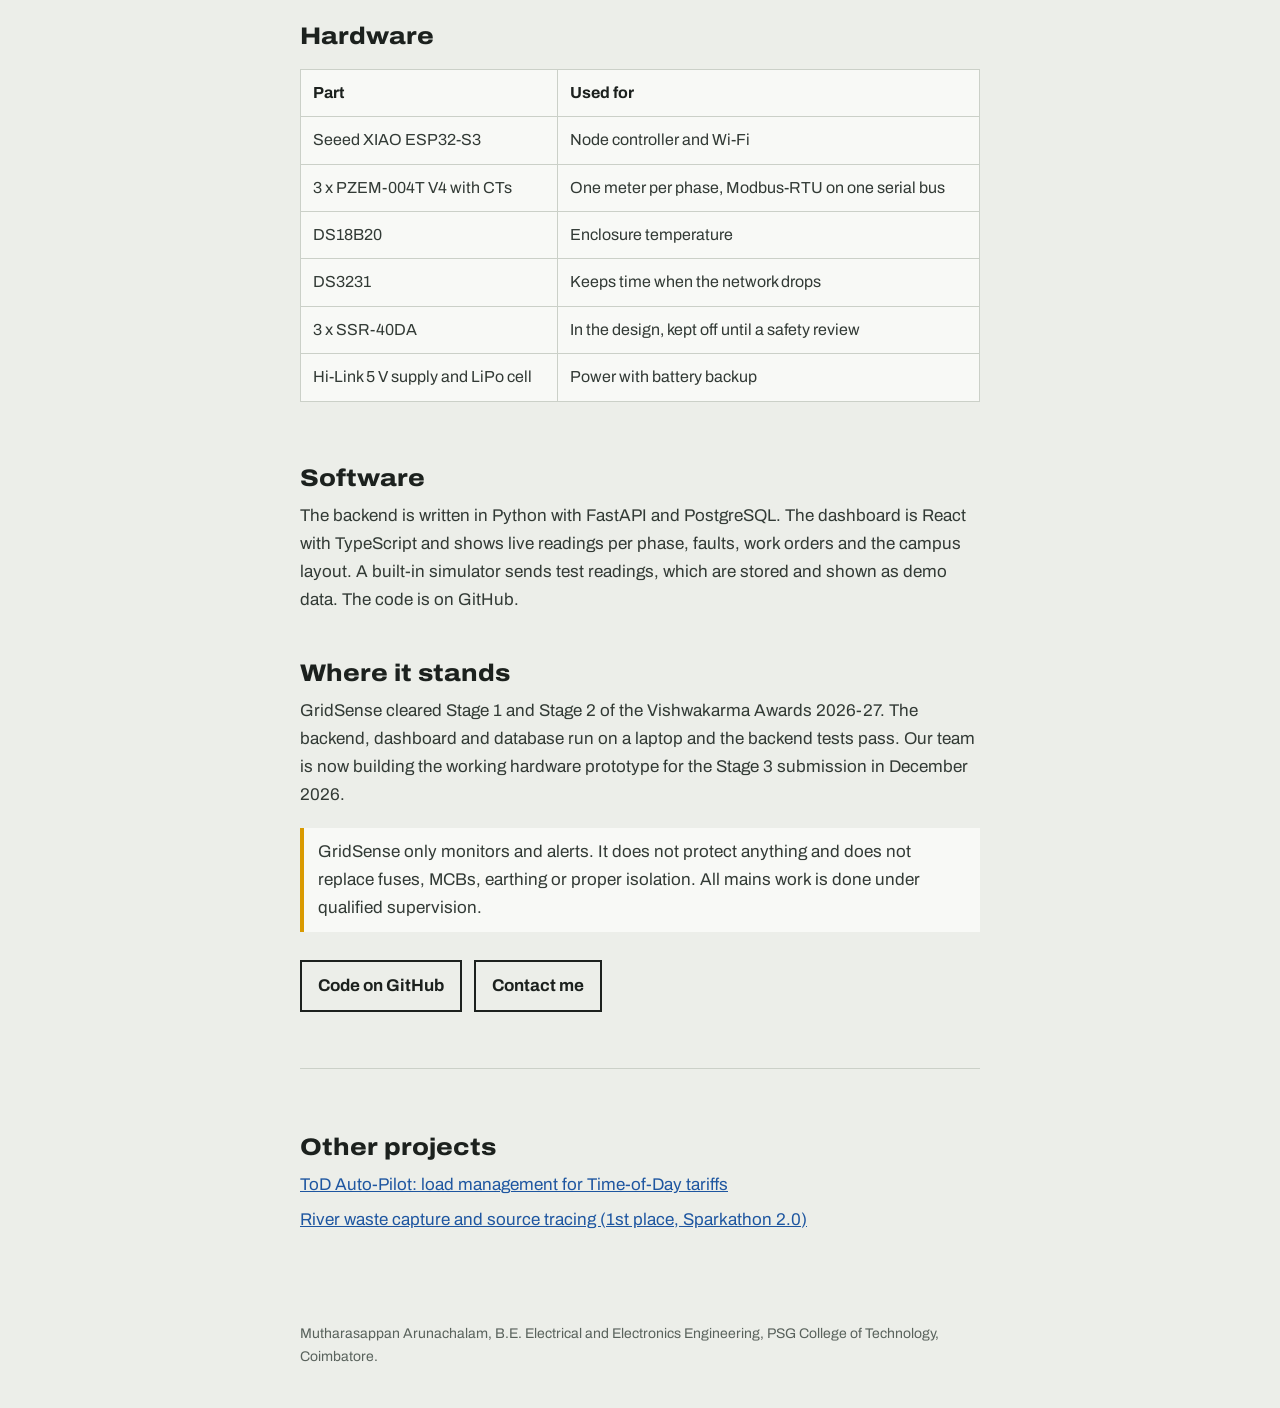
<file: projects/gridsense/index.html>
<!DOCTYPE html>
<html lang="en">
<head>
  <meta charset="UTF-8">
  <meta name="viewport" content="width=device-width, initial-scale=1.0">
  <title>GridSense: 3-phase power monitoring and fault localisation | Mutharasappan Arunachalam</title>
  <meta name="description" content="GridSense watches a 3-phase supply panel by panel and tells maintenance staff which panel and which phase has a problem. Vishwakarma Awards 2026-27 entry by Mutharasappan Arunachalam, PSG College of Technology.">
  <meta name="author" content="Mutharasappan Arunachalam">
  <meta name="color-scheme" content="light dark">
  <script>(function(){try{var t=localStorage.getItem('theme');if(t==='light'||t==='dark'){document.documentElement.setAttribute('data-theme',t);}}catch(e){}})();</script>
  <link rel="canonical" href="https://25e910-a11y.github.io/mutharasappan.github.io/projects/gridsense/">
  <meta property="og:type" content="article">
  <meta property="og:site_name" content="Mutharasappan Arunachalam">
  <meta property="og:title" content="GridSense: 3-phase power monitoring and fault localisation">
  <meta property="og:description" content="Finds the abnormal phase, says which panel it is on, and keeps a record until the repair is done and checked. Vishwakarma Awards 2026-27, Stage 3.">
  <meta property="og:url" content="https://25e910-a11y.github.io/mutharasappan.github.io/projects/gridsense/">
  <meta property="og:image" content="https://25e910-a11y.github.io/mutharasappan.github.io/assets/og-card.jpg">
  <meta property="og:image:width" content="1200">
  <meta property="og:image:height" content="627">
  <meta name="twitter:card" content="summary_large_image">
  <script type="application/ld+json">
  {
    "@context": "https://schema.org",
    "@graph": [
      {
        "@type": "CreativeWork",
        "@id": "https://25e910-a11y.github.io/mutharasappan.github.io/projects/gridsense/#project",
        "name": "GridSense",
        "alternateName": "GridSense, distributed electrical monitoring and fault localisation system",
        "description": "A 3-phase power monitoring and fault localisation system that reports the abnormal phase and the panel it is on, and tracks the repair until readings are back to normal.",
        "url": "https://25e910-a11y.github.io/mutharasappan.github.io/projects/gridsense/",
        "creator": {
          "@type": "Person",
          "@id": "https://25e910-a11y.github.io/mutharasappan.github.io/#person",
          "name": "Mutharasappan Arunachalam"
        },
        "sourceOrganization": { "@type": "CollegeOrUniversity", "name": "PSG College of Technology" },
        "keywords": "3-phase power monitoring, fault localisation, PZEM-004T, ESP32-S3, IoT, FastAPI, smart grid, Vishwakarma Awards",
        "isBasedOn": "https://github.com/25e910-a11y/GridSense",
        "dateModified": "2026-11-25"
      },
      {
        "@type": "BreadcrumbList",
        "itemListElement": [
          { "@type": "ListItem", "position": 1, "name": "Mutharasappan Arunachalam", "item": "https://25e910-a11y.github.io/mutharasappan.github.io/" },
          { "@type": "ListItem", "position": 2, "name": "Projects", "item": "https://25e910-a11y.github.io/mutharasappan.github.io/#projects" },
          { "@type": "ListItem", "position": 3, "name": "GridSense", "item": "https://25e910-a11y.github.io/mutharasappan.github.io/projects/gridsense/" }
        ]
      }
    ]
  }
  </script>
  <link rel="icon" href="data:image/svg+xml,<svg xmlns='http://www.w3.org/2000/svg' viewBox='0 0 64 64'><rect width='64' height='64' rx='12' fill='%231C211E'/><path d='M8 32 Q17 12 26 32 T44 32 T62 32' fill='none' stroke='%23C62F2A' stroke-width='5' stroke-linecap='round'/><path d='M2 32 Q11 52 20 32 T38 32 T56 32' fill='none' stroke='%23E0A100' stroke-width='5' stroke-linecap='round'/></svg>">
  <link rel="preconnect" href="https://fonts.googleapis.com">
  <link rel="preconnect" href="https://fonts.gstatic.com" crossorigin>
  <link href="https://fonts.googleapis.com/css2?family=Archivo:wdth,wght@62..125,300..900&display=swap" rel="stylesheet">
  <link rel="stylesheet" href="../../assets/project.css">
</head>
<body>
  <div class="top"><div class="in">
    <a href="../../">Mutharasappan AR</a>
    <a href="../../#projects">All projects</a>
  </div></div>

  <main>
    <p class="crumbs"><a href="../../">Home</a> / <a href="../../#projects">Projects</a> / GridSense</p>
    <h1>GridSense</h1>
    <p class="lead">A system that watches a 3-phase supply panel by panel and tells maintenance staff which panel and which phase has a problem, before someone has to go looking for it.</p>
    <ul class="meta">
      <li class="lamp progress">Prototype in progress</li>
      <li>Vishwakarma Awards 2026-27, Stage 3</li>
      <li>Sustainable Energy: Smart Grids &amp; Decentralised Power Distribution</li>
      <li>PSG College of Technology, Coimbatore</li>
    </ul>

    <h2>The problem</h2>
    <p>In a campus, hospital or factory, an electrical problem usually gets found when something visibly stops working. The meters that are installed report how much energy was used. They don't say which panel or which phase started drifting, or when. So someone walks from board to board looking for it.</p>
    <p>Electrical faults are a steady cause of fires in India. Short circuit was given as the cause of 1,567 of the 7,566 fires recorded in 2022, and of 1,780 fires in 2023 (source: NCRB, Accidental Deaths &amp; Suicides in India, 2022 and 2023). Finding a problem early matters.</p>

    <h2>What GridSense does</h2>
    <p>Each panel gets a small node that reads voltage, current, power, energy, frequency and power factor on all three phases, plus the enclosure temperature. The node sends every reading to a backend, which checks it and says exactly where the problem is:</p>
    <ol class="path" aria-label="How GridSense says where">
      <li>Campus</li><li>Block</li><li>Floor</li><li>Panel</li><li>Phase R / Y / B</li>
    </ol>
    <p>Every event is logged with the panel, phase, value and time. Maintenance is alerted, a work order is assigned, and the work order closes only after a new reading from that phase is back to normal.</p>

    <h2>Alarm rules</h2>
    <div class="table-wrap">
    <table>
      <thead><tr><th>Check</th><th>Default limit</th></tr></thead>
      <tbody>
        <tr><td>Undervoltage</td><td>Below 195.5 V (15% under 230 V)</td></tr>
        <tr><td>Overvoltage</td><td>Above 253 V (10% over 230 V)</td></tr>
        <tr><td>Phase imbalance</td><td>Above 10%</td></tr>
        <tr><td>Loss of voltage</td><td>15 V or less, and only when another phase still has healthy voltage</td></tr>
        <tr><td>Enclosure temperature</td><td>65 °C, warning only</td></tr>
        <tr><td>Device offline</td><td>No reading for 120 s</td></tr>
      </tbody>
    </table>
    </div>
    <p>A meter module that stops answering is logged as a sensor fault, never as a lost phase. Limits can be changed per device, and a new device can run in log-only mode while its limits are checked against a reference meter.</p>

    <h2>Hardware</h2>
    <div class="table-wrap">
    <table>
      <thead><tr><th>Part</th><th>Used for</th></tr></thead>
      <tbody>
        <tr><td>Seeed XIAO ESP32-S3</td><td>Node controller and Wi-Fi</td></tr>
        <tr><td>3 x PZEM-004T V4 with CTs</td><td>One meter per phase, Modbus-RTU on one serial bus</td></tr>
        <tr><td>DS18B20</td><td>Enclosure temperature</td></tr>
        <tr><td>DS3231</td><td>Keeps time when the network drops</td></tr>
        <tr><td>3 x SSR-40DA</td><td>In the design, kept off until a safety review</td></tr>
        <tr><td>Hi-Link 5 V supply and LiPo cell</td><td>Power with battery backup</td></tr>
      </tbody>
    </table>
    </div>

    <h2>Software</h2>
    <p>The backend is written in Python with FastAPI and PostgreSQL. The dashboard is React with TypeScript and shows live readings per phase, faults, work orders and the campus layout. A built-in simulator sends test readings, which are stored and shown as demo data. The code is on GitHub.</p>

    <h2>Where it stands</h2>
    <p>GridSense cleared Stage 1 and Stage 2 of the Vishwakarma Awards 2026-27. The backend, dashboard and database run on a laptop and the backend tests pass. Our team is now building the working hardware prototype for the Stage 3 submission in December 2026.</p>

    <div class="note"><p>GridSense only monitors and alerts. It does not protect anything and does not replace fuses, MCBs, earthing or proper isolation. All mains work is done under qualified supervision.</p></div>

    <div class="cta">
      <a href="https://github.com/25e910-a11y/GridSense">Code on GitHub</a>
      <a href="../../#contact">Contact me</a>
    </div>

    <div class="more">
      <h2>Other projects</h2>
      <ul>
        <li><a href="../tod-auto-pilot/">ToD Auto-Pilot: load management for Time-of-Day tariffs</a></li>
        <li><a href="../river-waste-sparkathon/">River waste capture and source tracing (1st place, Sparkathon 2.0)</a></li>
      </ul>
    </div>
  </main>
  <footer>Mutharasappan Arunachalam, B.E. Electrical and Electronics Engineering, PSG College of Technology, Coimbatore.</footer>
</body>
</html>
</file>
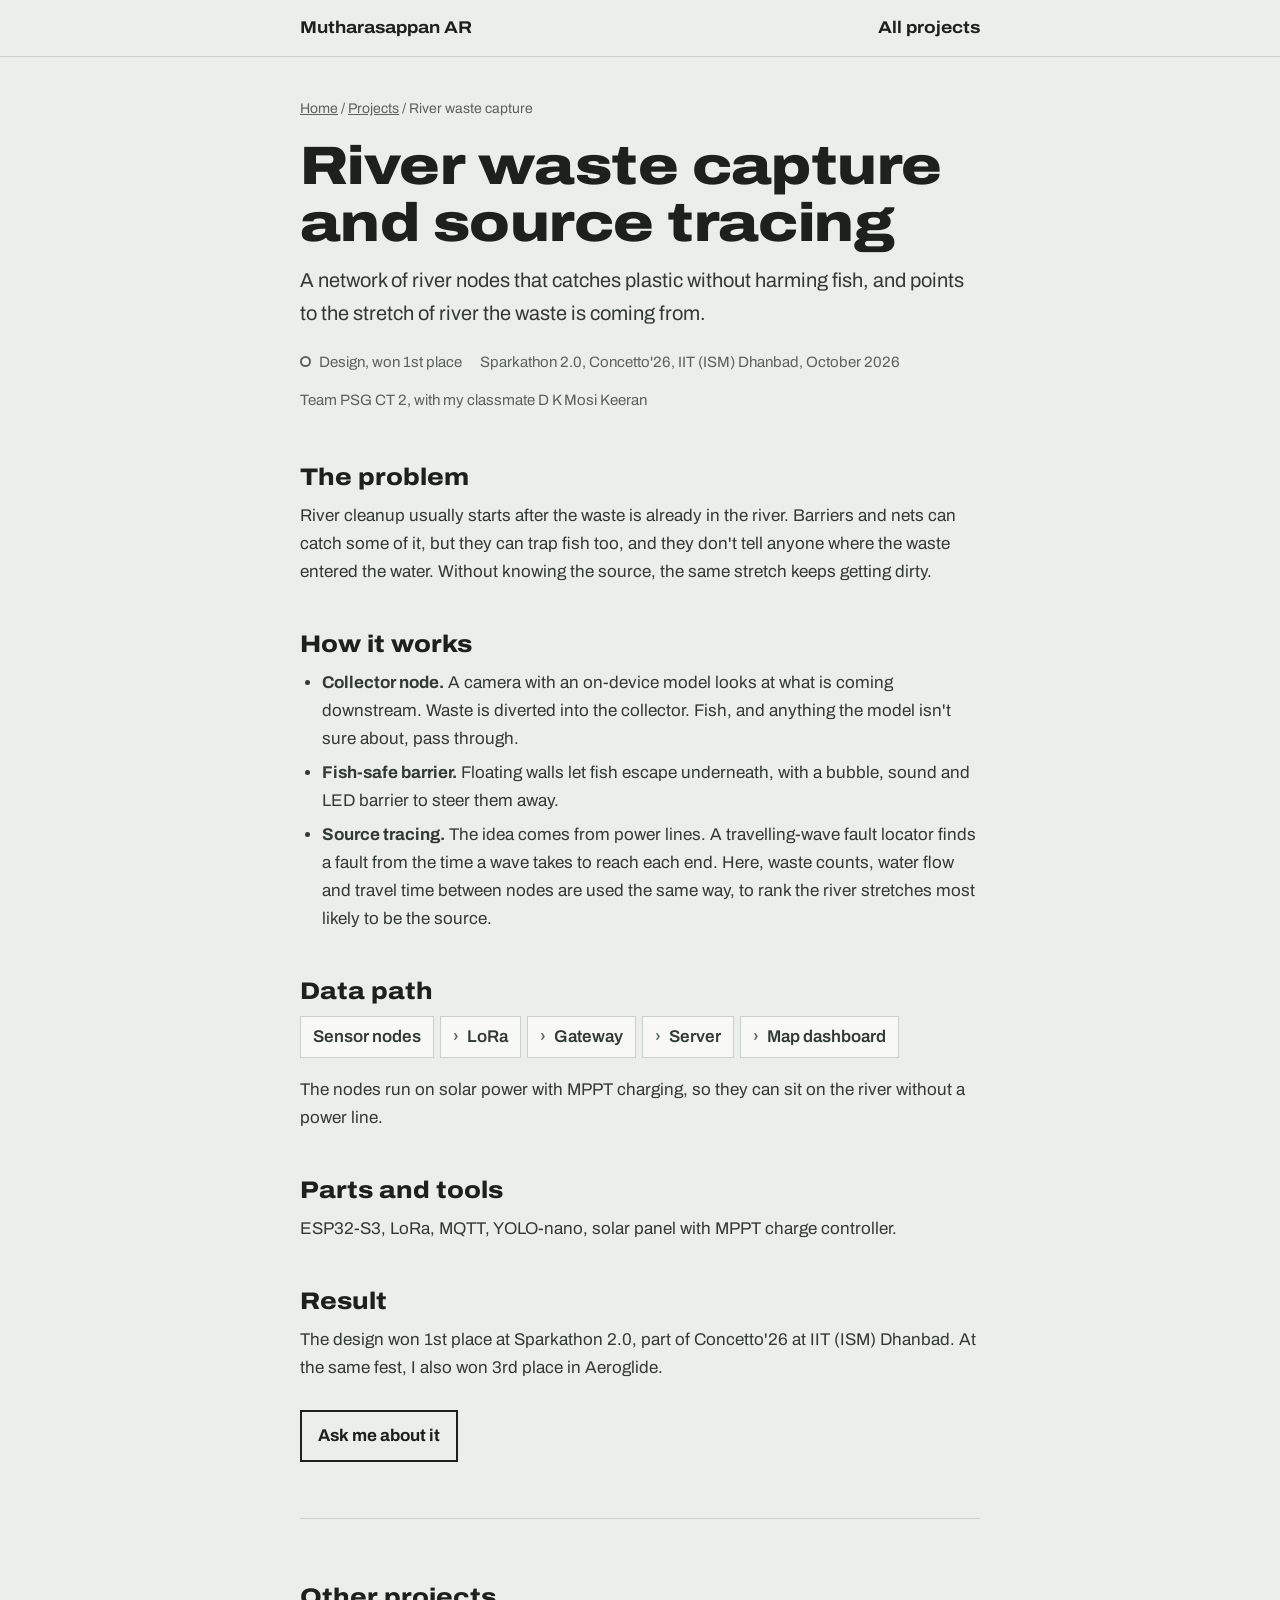
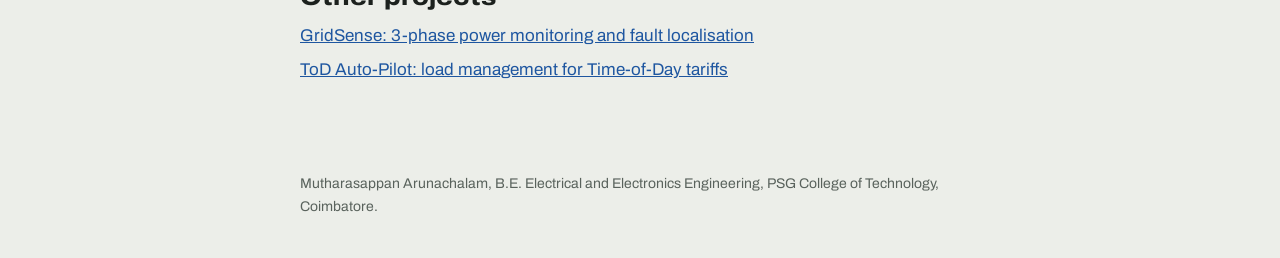
<file: projects/river-waste-sparkathon/index.html>
<!DOCTYPE html>
<html lang="en">
<head>
  <meta charset="UTF-8">
  <meta name="viewport" content="width=device-width, initial-scale=1.0">
  <title>River waste capture and pollution source tracing, 1st place Sparkathon 2.0, IIT ISM Dhanbad | Mutharasappan Arunachalam</title>
  <meta name="description" content="A river network that catches plastic without harming fish and points to the stretch of river the waste comes from. Won 1st place at Sparkathon 2.0, Concetto'26, IIT (ISM) Dhanbad. Team PSG CT 2, PSG College of Technology.">
  <meta name="author" content="Mutharasappan Arunachalam">
  <meta name="color-scheme" content="light dark">
  <script>(function(){try{var t=localStorage.getItem('theme');if(t==='light'||t==='dark'){document.documentElement.setAttribute('data-theme',t);}}catch(e){}})();</script>
  <link rel="canonical" href="https://25e910-a11y.github.io/mutharasappan.github.io/projects/river-waste-sparkathon/">
  <meta property="og:type" content="article">
  <meta property="og:site_name" content="Mutharasappan Arunachalam">
  <meta property="og:title" content="River waste capture and source tracing: 1st place, Sparkathon 2.0">
  <meta property="og:description" content="Catches plastic, lets fish pass, and ranks the river stretches the waste is coming from. Concetto'26, IIT (ISM) Dhanbad.">
  <meta property="og:url" content="https://25e910-a11y.github.io/mutharasappan.github.io/projects/river-waste-sparkathon/">
  <meta property="og:image" content="https://25e910-a11y.github.io/mutharasappan.github.io/assets/og-card.jpg">
  <meta property="og:image:width" content="1200">
  <meta property="og:image:height" content="627">
  <meta name="twitter:card" content="summary_large_image">
  <script type="application/ld+json">
  {
    "@context": "https://schema.org",
    "@graph": [
      {
        "@type": "CreativeWork",
        "@id": "https://25e910-a11y.github.io/mutharasappan.github.io/projects/river-waste-sparkathon/#project",
        "name": "River waste capture and pollution source localisation",
        "description": "A network of river nodes that diverts plastic waste while letting fish pass, and ranks the likely source stretches using waste counts, flow and travel time between nodes.",
        "url": "https://25e910-a11y.github.io/mutharasappan.github.io/projects/river-waste-sparkathon/",
        "creator": {
          "@type": "Person",
          "@id": "https://25e910-a11y.github.io/mutharasappan.github.io/#person",
          "name": "Mutharasappan Arunachalam"
        },
        "contributor": { "@type": "Person", "name": "D K Mosi Keeran" },
        "award": "1st place, Sparkathon 2.0, Concetto'26, IIT (ISM) Dhanbad",
        "keywords": "river waste, plastic pollution, source localisation, LoRa, ESP32-S3, YOLO-nano, Sparkathon, Concetto, IIT ISM Dhanbad",
        "dateModified": "2026-11-25"
      },
      {
        "@type": "BreadcrumbList",
        "itemListElement": [
          { "@type": "ListItem", "position": 1, "name": "Mutharasappan Arunachalam", "item": "https://25e910-a11y.github.io/mutharasappan.github.io/" },
          { "@type": "ListItem", "position": 2, "name": "Projects", "item": "https://25e910-a11y.github.io/mutharasappan.github.io/#projects" },
          { "@type": "ListItem", "position": 3, "name": "River waste capture (Sparkathon 2.0)", "item": "https://25e910-a11y.github.io/mutharasappan.github.io/projects/river-waste-sparkathon/" }
        ]
      }
    ]
  }
  </script>
  <link rel="icon" href="data:image/svg+xml,<svg xmlns='http://www.w3.org/2000/svg' viewBox='0 0 64 64'><rect width='64' height='64' rx='12' fill='%231C211E'/><path d='M8 32 Q17 12 26 32 T44 32 T62 32' fill='none' stroke='%23C62F2A' stroke-width='5' stroke-linecap='round'/><path d='M2 32 Q11 52 20 32 T38 32 T56 32' fill='none' stroke='%23E0A100' stroke-width='5' stroke-linecap='round'/></svg>">
  <link rel="preconnect" href="https://fonts.googleapis.com">
  <link rel="preconnect" href="https://fonts.gstatic.com" crossorigin>
  <link href="https://fonts.googleapis.com/css2?family=Archivo:wdth,wght@62..125,300..900&display=swap" rel="stylesheet">
  <link rel="stylesheet" href="../../assets/project.css">
</head>
<body>
  <div class="top"><div class="in">
    <a href="../../">Mutharasappan AR</a>
    <a href="../../#projects">All projects</a>
  </div></div>

  <main>
    <p class="crumbs"><a href="../../">Home</a> / <a href="../../#projects">Projects</a> / River waste capture</p>
    <h1>River waste capture and source tracing</h1>
    <p class="lead">A network of river nodes that catches plastic without harming fish, and points to the stretch of river the waste is coming from.</p>
    <ul class="meta">
      <li class="lamp design">Design, won 1st place</li>
      <li>Sparkathon 2.0, Concetto'26, IIT (ISM) Dhanbad, October 2026</li>
      <li>Team PSG CT 2, with my classmate D K Mosi Keeran</li>
    </ul>

    <h2>The problem</h2>
    <p>River cleanup usually starts after the waste is already in the river. Barriers and nets can catch some of it, but they can trap fish too, and they don't tell anyone where the waste entered the water. Without knowing the source, the same stretch keeps getting dirty.</p>

    <h2>How it works</h2>
    <ul>
      <li><b>Collector node.</b> A camera with an on-device model looks at what is coming downstream. Waste is diverted into the collector. Fish, and anything the model isn't sure about, pass through.</li>
      <li><b>Fish-safe barrier.</b> Floating walls let fish escape underneath, with a bubble, sound and LED barrier to steer them away.</li>
      <li><b>Source tracing.</b> The idea comes from power lines. A travelling-wave fault locator finds a fault from the time a wave takes to reach each end. Here, waste counts, water flow and travel time between nodes are used the same way, to rank the river stretches most likely to be the source.</li>
    </ul>

    <h2>Data path</h2>
    <ol class="path" aria-label="Data path">
      <li>Sensor nodes</li><li>LoRa</li><li>Gateway</li><li>Server</li><li>Map dashboard</li>
    </ol>
    <p>The nodes run on solar power with MPPT charging, so they can sit on the river without a power line.</p>

    <h2>Parts and tools</h2>
    <p>ESP32-S3, LoRa, MQTT, YOLO-nano, solar panel with MPPT charge controller.</p>

    <h2>Result</h2>
    <p>The design won 1st place at Sparkathon 2.0, part of Concetto'26 at IIT (ISM) Dhanbad. At the same fest, I also won 3rd place in Aeroglide.</p>

    <div class="cta">
      <a href="../../#contact">Ask me about it</a>
    </div>

    <div class="more">
      <h2>Other projects</h2>
      <ul>
        <li><a href="../gridsense/">GridSense: 3-phase power monitoring and fault localisation</a></li>
        <li><a href="../tod-auto-pilot/">ToD Auto-Pilot: load management for Time-of-Day tariffs</a></li>
      </ul>
    </div>
  </main>
  <footer>Mutharasappan Arunachalam, B.E. Electrical and Electronics Engineering, PSG College of Technology, Coimbatore.</footer>
</body>
</html>
</file>
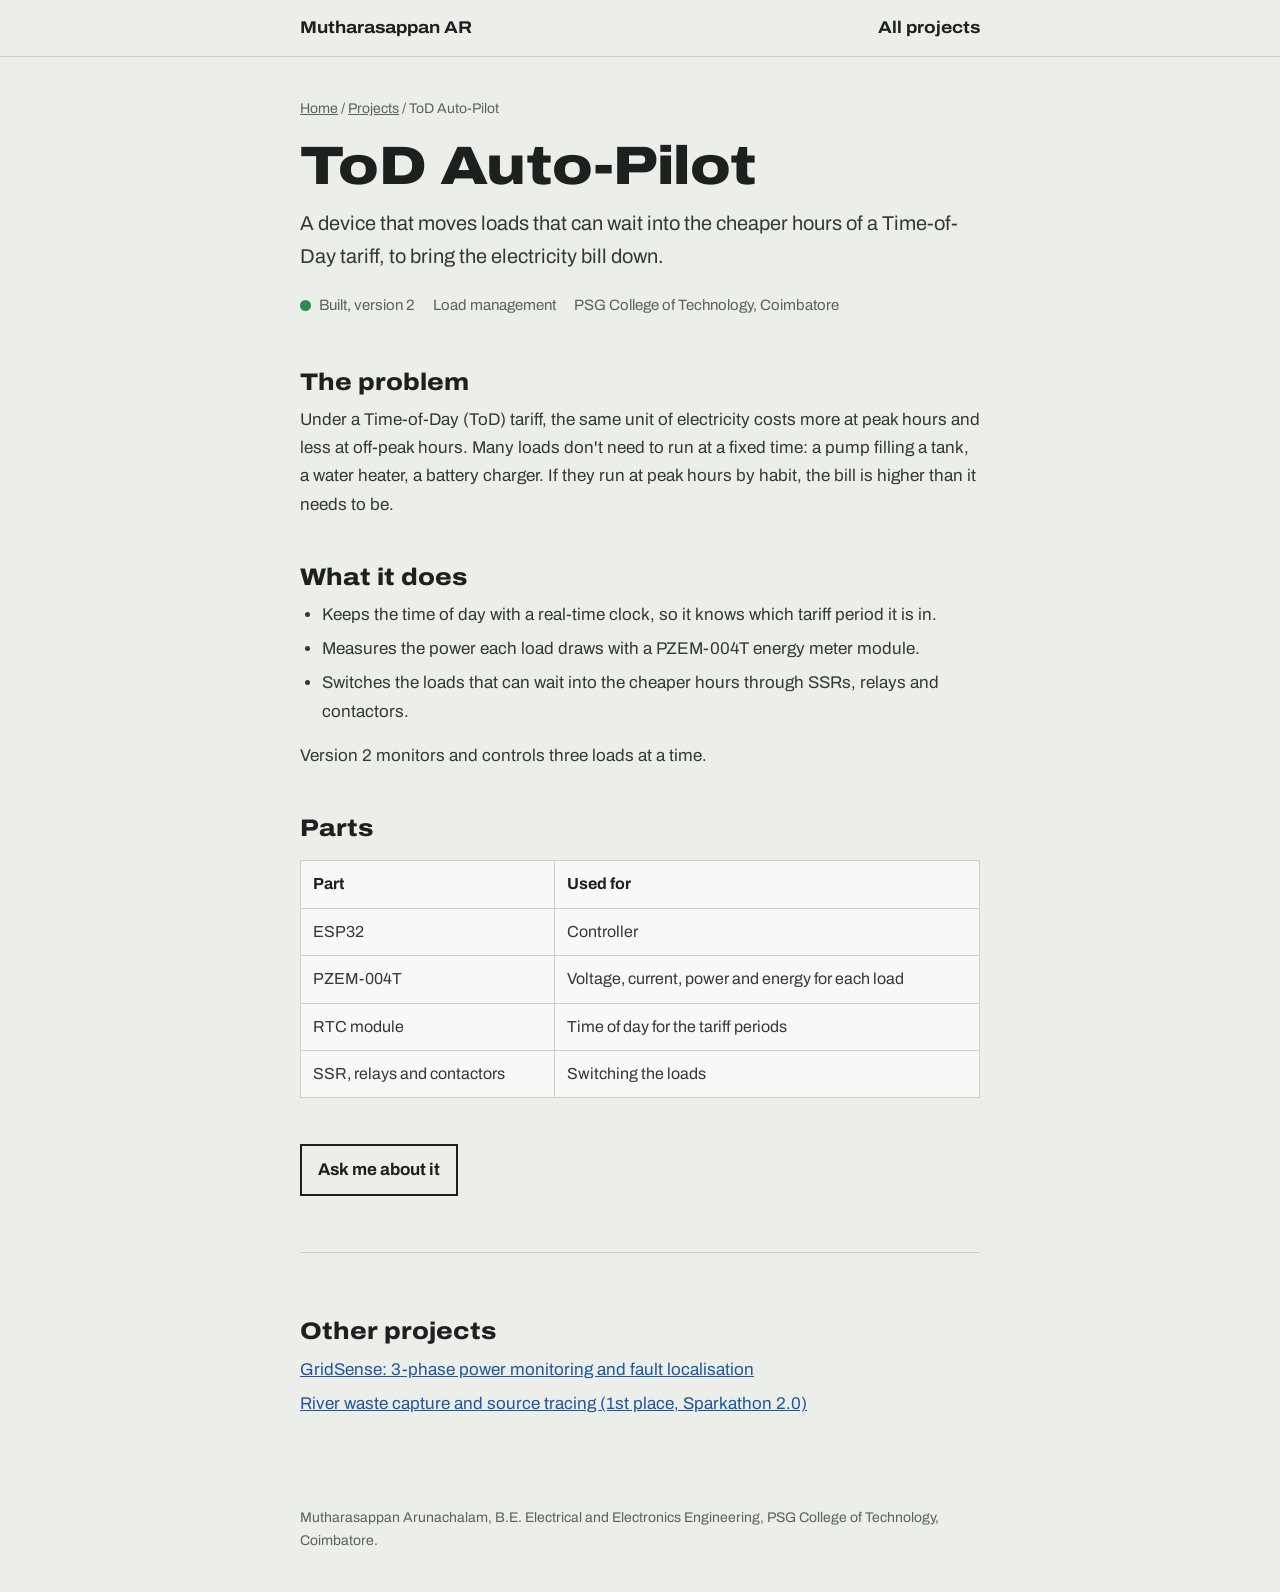
<file: projects/tod-auto-pilot/index.html>
<!DOCTYPE html>
<html lang="en">
<head>
  <meta charset="UTF-8">
  <meta name="viewport" content="width=device-width, initial-scale=1.0">
  <title>ToD Auto-Pilot: load shifting for Time-of-Day electricity tariffs | Mutharasappan Arunachalam</title>
  <meta name="description" content="ToD Auto-Pilot moves loads that can wait into cheaper Time-of-Day tariff hours to bring the electricity bill down. ESP32, PZEM-004T, RTC and SSR. Built by Mutharasappan Arunachalam, PSG College of Technology.">
  <meta name="author" content="Mutharasappan Arunachalam">
  <meta name="color-scheme" content="light dark">
  <script>(function(){try{var t=localStorage.getItem('theme');if(t==='light'||t==='dark'){document.documentElement.setAttribute('data-theme',t);}}catch(e){}})();</script>
  <link rel="canonical" href="https://25e910-a11y.github.io/mutharasappan.github.io/projects/tod-auto-pilot/">
  <meta property="og:type" content="article">
  <meta property="og:site_name" content="Mutharasappan Arunachalam">
  <meta property="og:title" content="ToD Auto-Pilot: load shifting for Time-of-Day tariffs">
  <meta property="og:description" content="A device that moves loads that can wait into cheaper hours. Version 2 monitors and controls three loads at a time.">
  <meta property="og:url" content="https://25e910-a11y.github.io/mutharasappan.github.io/projects/tod-auto-pilot/">
  <meta property="og:image" content="https://25e910-a11y.github.io/mutharasappan.github.io/assets/og-card.jpg">
  <meta property="og:image:width" content="1200">
  <meta property="og:image:height" content="627">
  <meta name="twitter:card" content="summary_large_image">
  <script type="application/ld+json">
  {
    "@context": "https://schema.org",
    "@graph": [
      {
        "@type": "CreativeWork",
        "@id": "https://25e910-a11y.github.io/mutharasappan.github.io/projects/tod-auto-pilot/#project",
        "name": "ToD Auto-Pilot",
        "description": "A device that moves loads that can wait into cheaper Time-of-Day tariff hours to bring the electricity bill down. Version 2 monitors and controls three loads at a time.",
        "url": "https://25e910-a11y.github.io/mutharasappan.github.io/projects/tod-auto-pilot/",
        "creator": {
          "@type": "Person",
          "@id": "https://25e910-a11y.github.io/mutharasappan.github.io/#person",
          "name": "Mutharasappan Arunachalam"
        },
        "keywords": "Time-of-Day tariff, ToD, load shifting, demand side management, ESP32, PZEM-004T, energy saving",
        "dateModified": "2026-11-25"
      },
      {
        "@type": "BreadcrumbList",
        "itemListElement": [
          { "@type": "ListItem", "position": 1, "name": "Mutharasappan Arunachalam", "item": "https://25e910-a11y.github.io/mutharasappan.github.io/" },
          { "@type": "ListItem", "position": 2, "name": "Projects", "item": "https://25e910-a11y.github.io/mutharasappan.github.io/#projects" },
          { "@type": "ListItem", "position": 3, "name": "ToD Auto-Pilot", "item": "https://25e910-a11y.github.io/mutharasappan.github.io/projects/tod-auto-pilot/" }
        ]
      }
    ]
  }
  </script>
  <link rel="icon" href="data:image/svg+xml,<svg xmlns='http://www.w3.org/2000/svg' viewBox='0 0 64 64'><rect width='64' height='64' rx='12' fill='%231C211E'/><path d='M8 32 Q17 12 26 32 T44 32 T62 32' fill='none' stroke='%23C62F2A' stroke-width='5' stroke-linecap='round'/><path d='M2 32 Q11 52 20 32 T38 32 T56 32' fill='none' stroke='%23E0A100' stroke-width='5' stroke-linecap='round'/></svg>">
  <link rel="preconnect" href="https://fonts.googleapis.com">
  <link rel="preconnect" href="https://fonts.gstatic.com" crossorigin>
  <link href="https://fonts.googleapis.com/css2?family=Archivo:wdth,wght@62..125,300..900&display=swap" rel="stylesheet">
  <link rel="stylesheet" href="../../assets/project.css">
</head>
<body>
  <div class="top"><div class="in">
    <a href="../../">Mutharasappan AR</a>
    <a href="../../#projects">All projects</a>
  </div></div>

  <main>
    <p class="crumbs"><a href="../../">Home</a> / <a href="../../#projects">Projects</a> / ToD Auto-Pilot</p>
    <h1>ToD Auto-Pilot</h1>
    <p class="lead">A device that moves loads that can wait into the cheaper hours of a Time-of-Day tariff, to bring the electricity bill down.</p>
    <ul class="meta">
      <li class="lamp built">Built, version 2</li>
      <li>Load management</li>
      <li>PSG College of Technology, Coimbatore</li>
    </ul>

    <h2>The problem</h2>
    <p>Under a Time-of-Day (ToD) tariff, the same unit of electricity costs more at peak hours and less at off-peak hours. Many loads don't need to run at a fixed time: a pump filling a tank, a water heater, a battery charger. If they run at peak hours by habit, the bill is higher than it needs to be.</p>

    <h2>What it does</h2>
    <ul>
      <li>Keeps the time of day with a real-time clock, so it knows which tariff period it is in.</li>
      <li>Measures the power each load draws with a PZEM-004T energy meter module.</li>
      <li>Switches the loads that can wait into the cheaper hours through SSRs, relays and contactors.</li>
    </ul>
    <p>Version 2 monitors and controls three loads at a time.</p>

    <h2>Parts</h2>
    <div class="table-wrap">
    <table>
      <thead><tr><th>Part</th><th>Used for</th></tr></thead>
      <tbody>
        <tr><td>ESP32</td><td>Controller</td></tr>
        <tr><td>PZEM-004T</td><td>Voltage, current, power and energy for each load</td></tr>
        <tr><td>RTC module</td><td>Time of day for the tariff periods</td></tr>
        <tr><td>SSR, relays and contactors</td><td>Switching the loads</td></tr>
      </tbody>
    </table>
    </div>

    <div class="cta">
      <a href="../../#contact">Ask me about it</a>
    </div>

    <div class="more">
      <h2>Other projects</h2>
      <ul>
        <li><a href="../gridsense/">GridSense: 3-phase power monitoring and fault localisation</a></li>
        <li><a href="../river-waste-sparkathon/">River waste capture and source tracing (1st place, Sparkathon 2.0)</a></li>
      </ul>
    </div>
  </main>
  <footer>Mutharasappan Arunachalam, B.E. Electrical and Electronics Engineering, PSG College of Technology, Coimbatore.</footer>
</body>
</html>
</file>
<file: assets/project.css>
/* Shared style for the project pages. Same palette and type as the home page. */
:root{
  --panel:#ECEEE9; --white:#F8F9F6; --ink:#1C211E; --text:#323a35; --muted:#59625C; --rule:#CBD0C8;
  --r:#C62F2A; --y:#D99A00; --b:#1E56A0; --lamp-green:#2E8B4A; --lamp-amber:#E0A100;
  --max:760px; --gutter:clamp(18px,4vw,40px);
  color-scheme:light;
}
:root[data-theme="dark"]{
  --panel:#131715; --white:#1C221F; --ink:#E8ECE6; --text:#C7CEC8; --muted:#97A19A; --rule:#2E3632;
  --r:#E5534B; --y:#E9B23A; --b:#5B93E0; --lamp-green:#3FAE62; --lamp-amber:#F0B429;
  color-scheme:dark;
}
@media (prefers-color-scheme:dark){
  :root:not([data-theme="light"]){
    --panel:#131715; --white:#1C221F; --ink:#E8ECE6; --text:#C7CEC8; --muted:#97A19A; --rule:#2E3632;
    --r:#E5534B; --y:#E9B23A; --b:#5B93E0; --lamp-green:#3FAE62; --lamp-amber:#F0B429;
    color-scheme:dark;
  }
}
*{box-sizing:border-box}
html{-webkit-text-size-adjust:100%}
body{margin:0;background:var(--panel);color:var(--ink);
  font-family:Archivo,"Helvetica Neue",Arial,sans-serif;font-size:17px;line-height:1.65;
  font-variation-settings:"wdth" 100}
a{color:var(--b)}
a:focus-visible{outline:3px solid var(--b);outline-offset:3px}
.top{border-bottom:1px solid var(--rule);background:var(--panel)}
.top .in{max-width:var(--max);margin:0 auto;padding:14px var(--gutter);display:flex;justify-content:space-between;gap:16px;flex-wrap:wrap}
.top a{color:var(--ink);text-decoration:none;font-weight:700;font-variation-settings:"wdth" 112}
.top a:hover{text-decoration:underline}
main{max-width:var(--max);margin:0 auto;padding:40px var(--gutter) 72px}
.crumbs{font-size:14px;color:var(--muted);margin:0 0 18px}
.crumbs a{color:var(--muted)}
h1{font-size:clamp(34px,6vw,54px);line-height:1.05;margin:0 0 12px;font-weight:850;font-variation-settings:"wdth" 118;letter-spacing:-.01em}
.lead{font-size:20px;color:var(--text);margin:0 0 20px;max-width:62ch}
.meta{display:flex;flex-wrap:wrap;gap:8px 18px;font-size:15px;color:var(--muted);margin:0 0 32px;padding:0;list-style:none}
.lamp{display:inline-flex;align-items:center;gap:8px}
.lamp::before{content:"";width:11px;height:11px;border-radius:50%;background:var(--muted)}
.lamp.built::before{background:var(--lamp-green)}
.lamp.progress::before{background:var(--lamp-amber)}
.lamp.design::before{background:var(--white);box-shadow:inset 0 0 0 2px var(--muted)}
h2{font-size:24px;line-height:1.2;margin:44px 0 10px;font-weight:800;font-variation-settings:"wdth" 112}
p{margin:0 0 14px;color:var(--text);max-width:68ch}
ul,ol{margin:0 0 16px;padding-left:22px;color:var(--text)}
li{margin:0 0 6px}
table{width:100%;border-collapse:collapse;margin:8px 0 18px;font-size:16px;background:var(--white)}
th,td{text-align:left;vertical-align:top;padding:10px 12px;border:1px solid var(--rule)}
th{font-weight:700;color:var(--ink)}
td{color:var(--text)}
.table-wrap{overflow-x:auto}
.path{display:flex;flex-wrap:wrap;align-items:center;gap:6px;margin:6px 0 18px;padding:0;list-style:none}
.path li{margin:0;padding:6px 12px;background:var(--white);border:1px solid var(--rule);font-weight:600}
.path li+li::before{content:"\203A";margin-right:8px;color:var(--muted)}
.note{border-left:4px solid var(--y);padding:10px 14px;background:var(--white);margin:18px 0}
.note p{margin:0}
.cta{display:flex;flex-wrap:wrap;gap:12px;margin:28px 0 0}
.cta a{display:inline-block;padding:10px 16px;border:2px solid var(--ink);color:var(--ink);text-decoration:none;font-weight:700}
.cta a:hover{background:var(--ink);color:var(--panel)}
.more{margin-top:56px;padding-top:20px;border-top:1px solid var(--rule)}
.more ul{list-style:none;padding:0}
footer{max-width:var(--max);margin:0 auto;padding:0 var(--gutter) 40px;font-size:14px;color:var(--muted)}
@media (prefers-reduced-motion:reduce){*{transition:none!important}}
</file>
